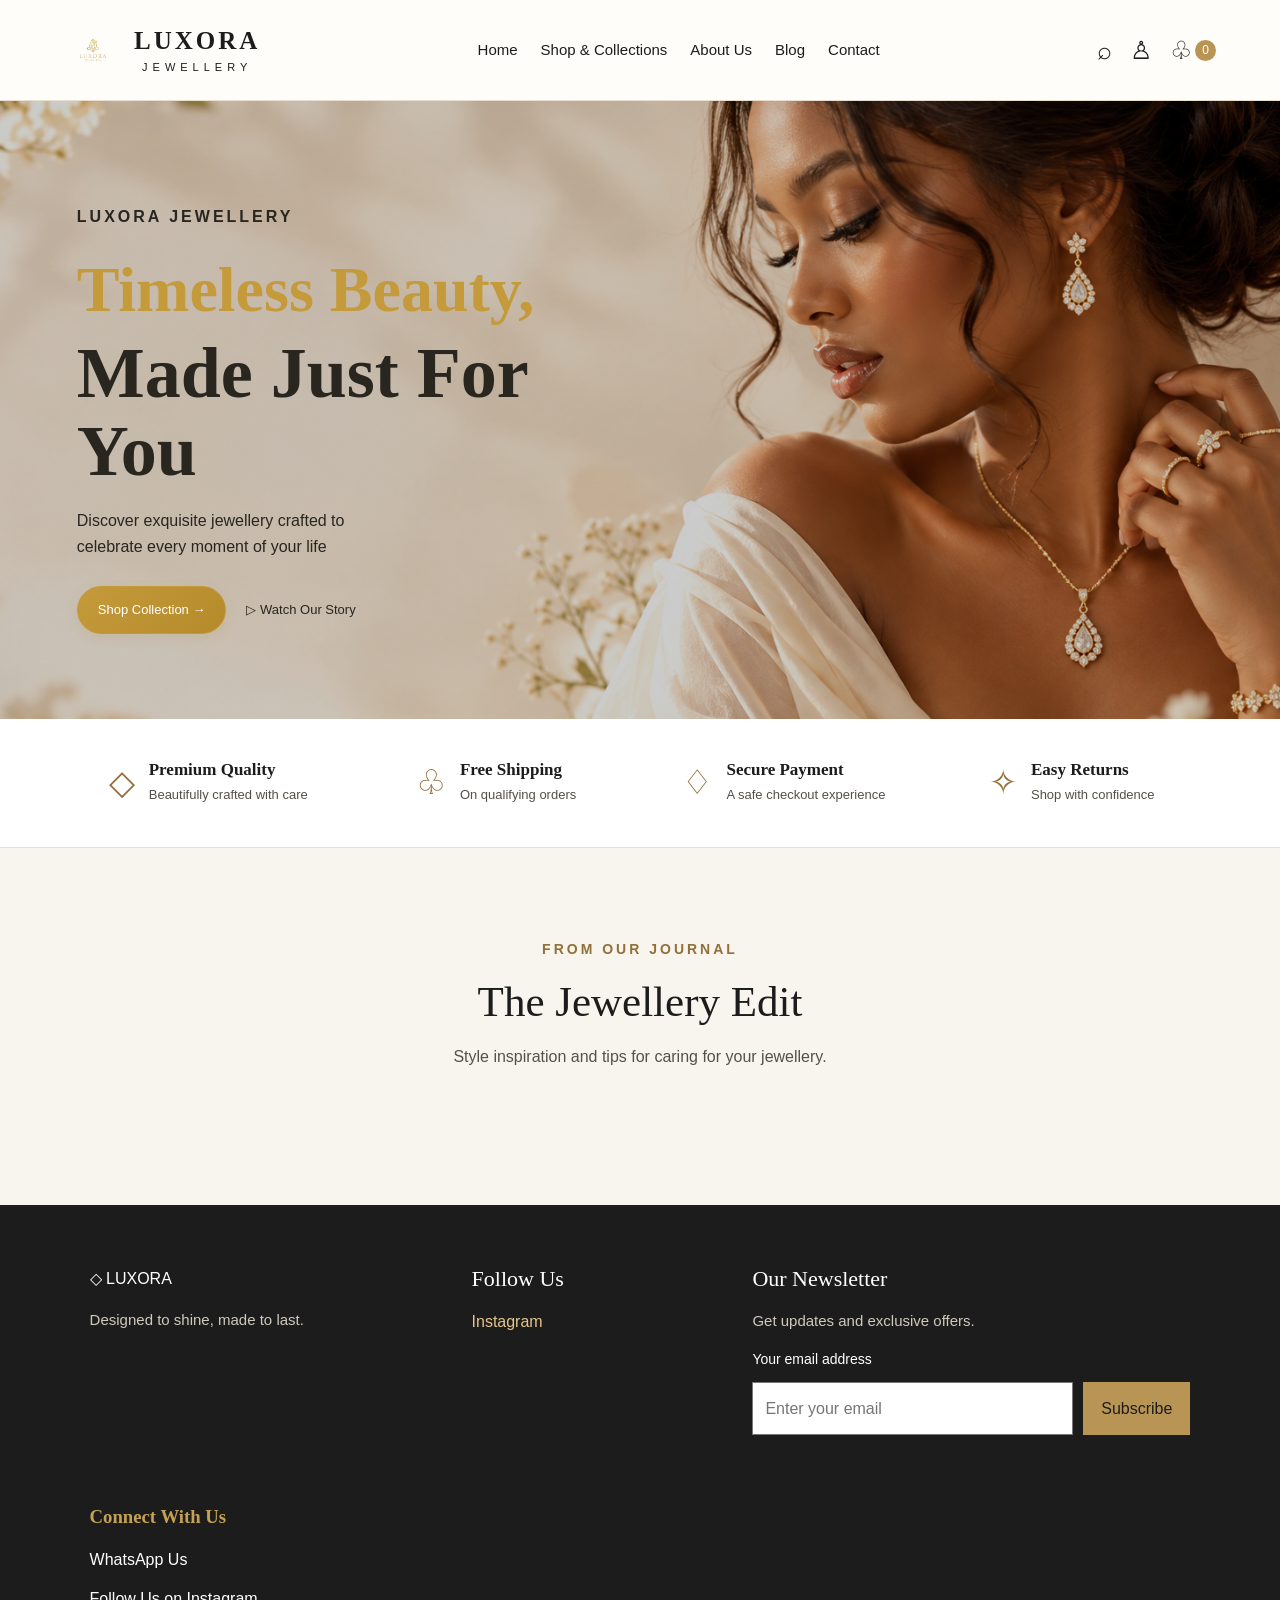
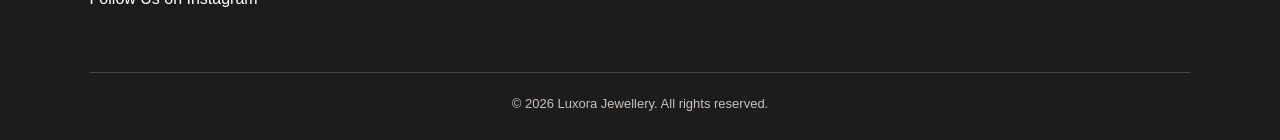
<file: index.html>
<!DOCTYPE html>
<html lang="en">
<head>
  <meta charset="UTF-8">
  <meta name="viewport" content="width=device-width, initial-scale=1.0">

  <meta
    name="description"
    content="Discover timeless jewellery, elegant necklaces, rings, earrings and bracelets at Luxora Jewellery."
  >

  <title>Luxora Jewellery | Timeless Beauty</title>

  <link rel="stylesheet" href="index.css">
  
</head>

<body>

  <header class="site-header">

    <nav class="navbar">
        <a href="#home" class="logo"><img
       src="image-folder/2-removebg-preview.png"
       alt="Luxora Jewellery logo">
     <span>
        <span class="logo-name">LUXORA</span>
        <small>JEWELLERY</small></span>
     </a>

      <button
        class="menu-toggle"
        aria-label="Open navigation menu"
        aria-expanded="false"
        aria-controls="nav-links"
      >
        ☰
      </button>

      <ul class="nav-links" id="nav-links">
        <li><a href="index.html">Home</a></li>
        <li><a href="shop.html">Shop & Collections</a></li>
        <li><a href="about.html">About Us</a></li>
        <li><a href="blog.html">Blog</a></li>
        <li><a href="contact.html">Contact</a></li>
      </ul>

      <div class="nav-actions">
        <button type="button" aria-label="Search">⌕</button>
        <a href="contact.html" aria-label="My account">♙</a>
        <button type="button" aria-label="Shopping cart">
          ♧ <span class="cart-count">0</span>
        </button>
      </div>

    </nav>
  </header>


  <main>

    <!-- 2. HERO SECTION -->
    <section class="hero" id="home">

       <div class="content">
        <p class="eyebrow">LUXORA JEWELLERY</p>
        <i>Timeless Beauty,</i>
        <h1>Made Just For You</h1>
        <p>Discover exquisite jewellery crafted to celebrate every moment of your life</p>
    
        <div class="hero-buttons">
          <a href="shop.html" class="btn btn-primary">
            Shop Collection →
          </a>

          <a href="about.html" class="story-link">
            ▷ Watch Our Story
          </a>
        </div>
      </div>

      

    </section>


    
    <section class="benefits" aria-label="Shopping benefits">

      <article class="benefit">
        <span class="benefit-icon">◇</span>
        <div>
          <h3>Premium Quality</h3>
          <p>Beautifully crafted with care</p>
        </div>
      </article>

      <article class="benefit">
        <span class="benefit-icon">♧</span>
        <div>
          <h3>Free Shipping</h3>
          <p>On qualifying orders</p>
        </div>
      </article>

      <article class="benefit">
        <span class="benefit-icon">♢</span>
        <div>
          <h3>Secure Payment</h3>
          <p>A safe checkout experience</p>
        </div>
      </article>

      <article class="benefit">
        <span class="benefit-icon">✧</span>
        <div>
          <h3>Easy Returns</h3>
          <p>Shop with confidence</p>
        </div>
      </article>

    </section>



   

    <!-- 7. BLOG PLACEHOLDER -->
    <section class="blog section-padding" id="blog">
      <div class="section-heading">
        <p class="eyebrow">From Our Journal</p>
        <h2>The Jewellery Edit</h2>
        <p>Style inspiration and tips for caring for your jewellery.</p>
      </div>
    </section>

  </main>


  <!-- 8. FOOTER -->
  <footer class="site-footer" id="contact">

    <div class="footer-brand">
      <a href="home.html" class="logo">◇ LUXORA</a>
      <p>Designed to shine, made to last.</p>
    </div>

    <div class="footer-social">
      <h3>Follow Us</h3>
      <a href="https://www.instagram.com/" target="_blank"
         rel="noopener noreferrer">Instagram</a>
    </div>

    <div class="newsletter">
      <h3>Our Newsletter</h3>
      <p>Get updates and exclusive offers.</p>

      <form class="newsletter-form">
        <label for="newsletter-email">Your email address</label>
        <input
          type="email"
          id="newsletter-email"
          placeholder="Enter your email"
          required
        >
        <button type="submit">Subscribe</button>
      </form>
    </div>
    
<!-- Luxora Jewellery Contact Details -->
<div class="luxora-contact">
  <h3>Connect With Us</h3>

  <a
    href="https://wa.me/2348124339997"
    target="_blank"
    rel="noopener noreferrer"
  >
    WhatsApp Us
  </a>

  <a
    href="https://www.instagram.com/xieenah123/"
    target="_blank"
    rel="noopener noreferrer"
  >
    Follow Us on Instagram
  </a>
</div>


    <p class="copyright">
      © 2026 Luxora Jewellery. All rights reserved.
    </p>

  </footer>


  <script src="index.js"></script>

</body>
</html>
</file>
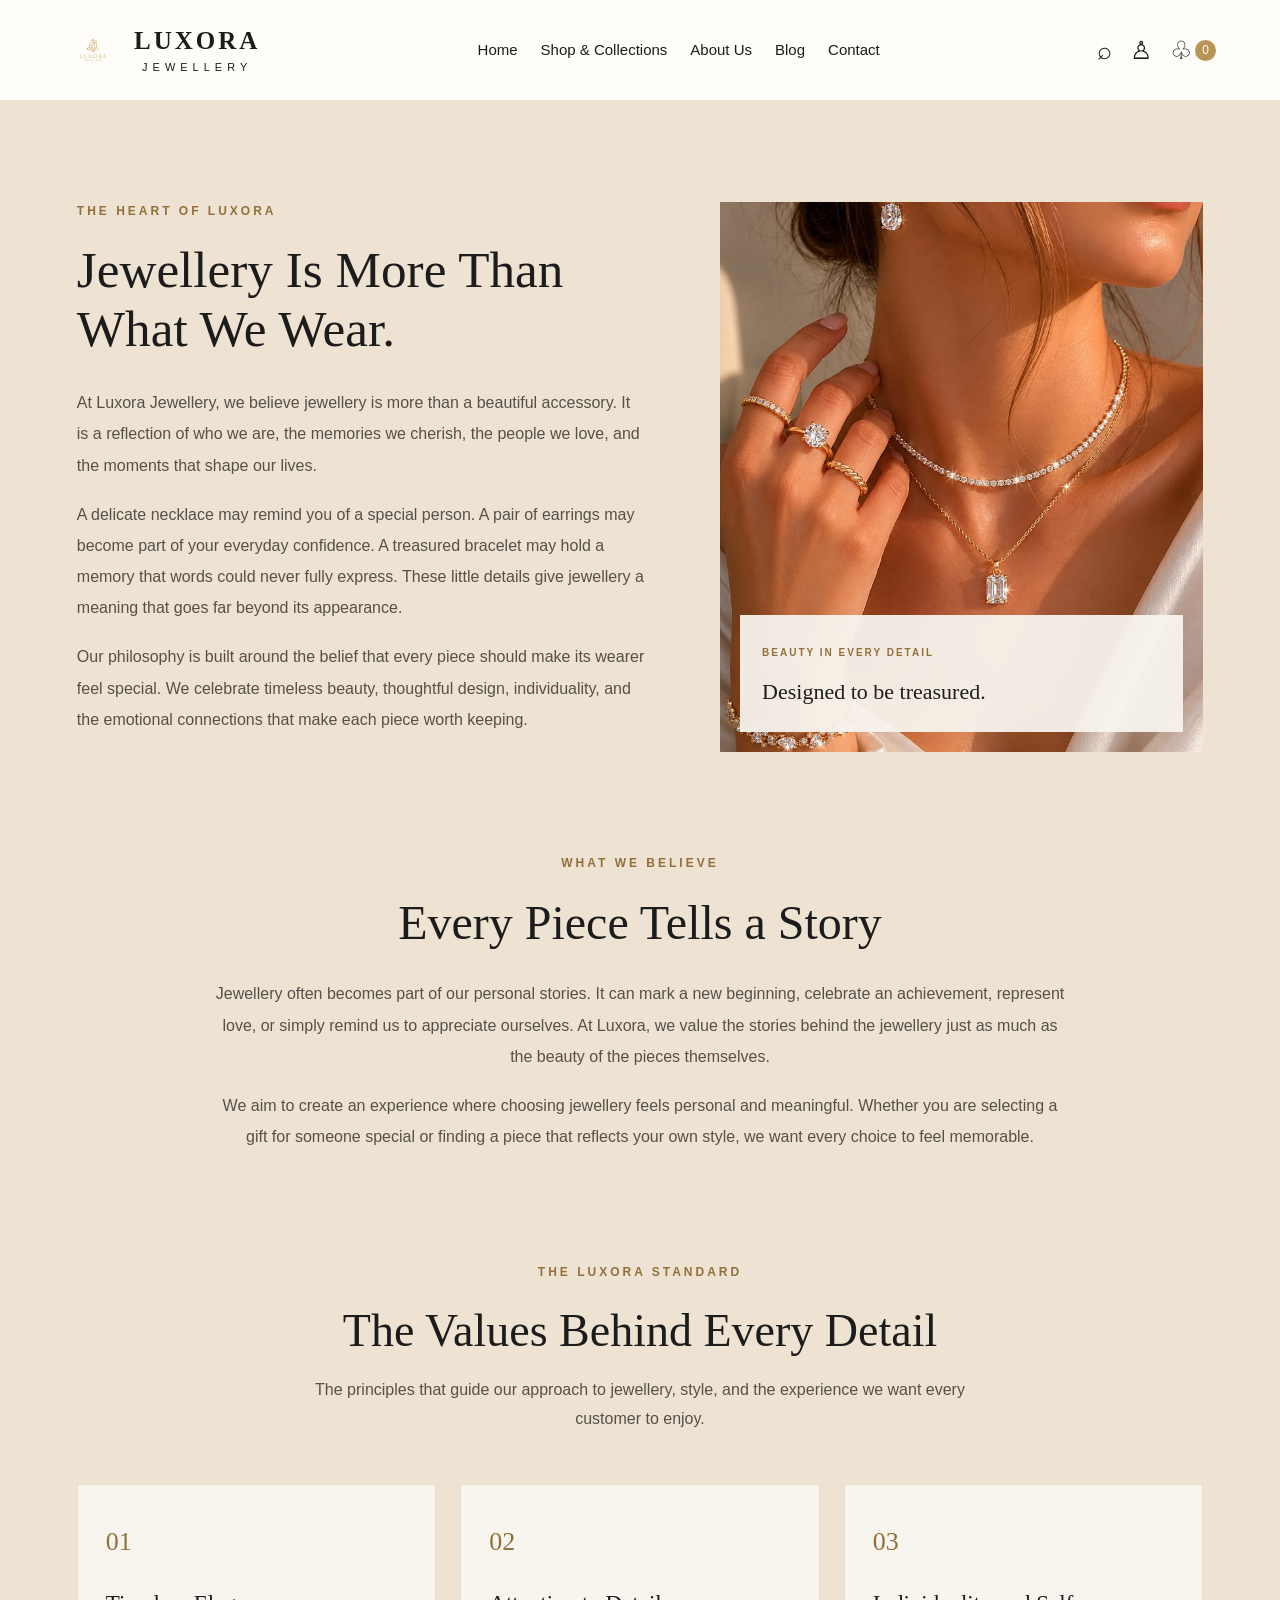
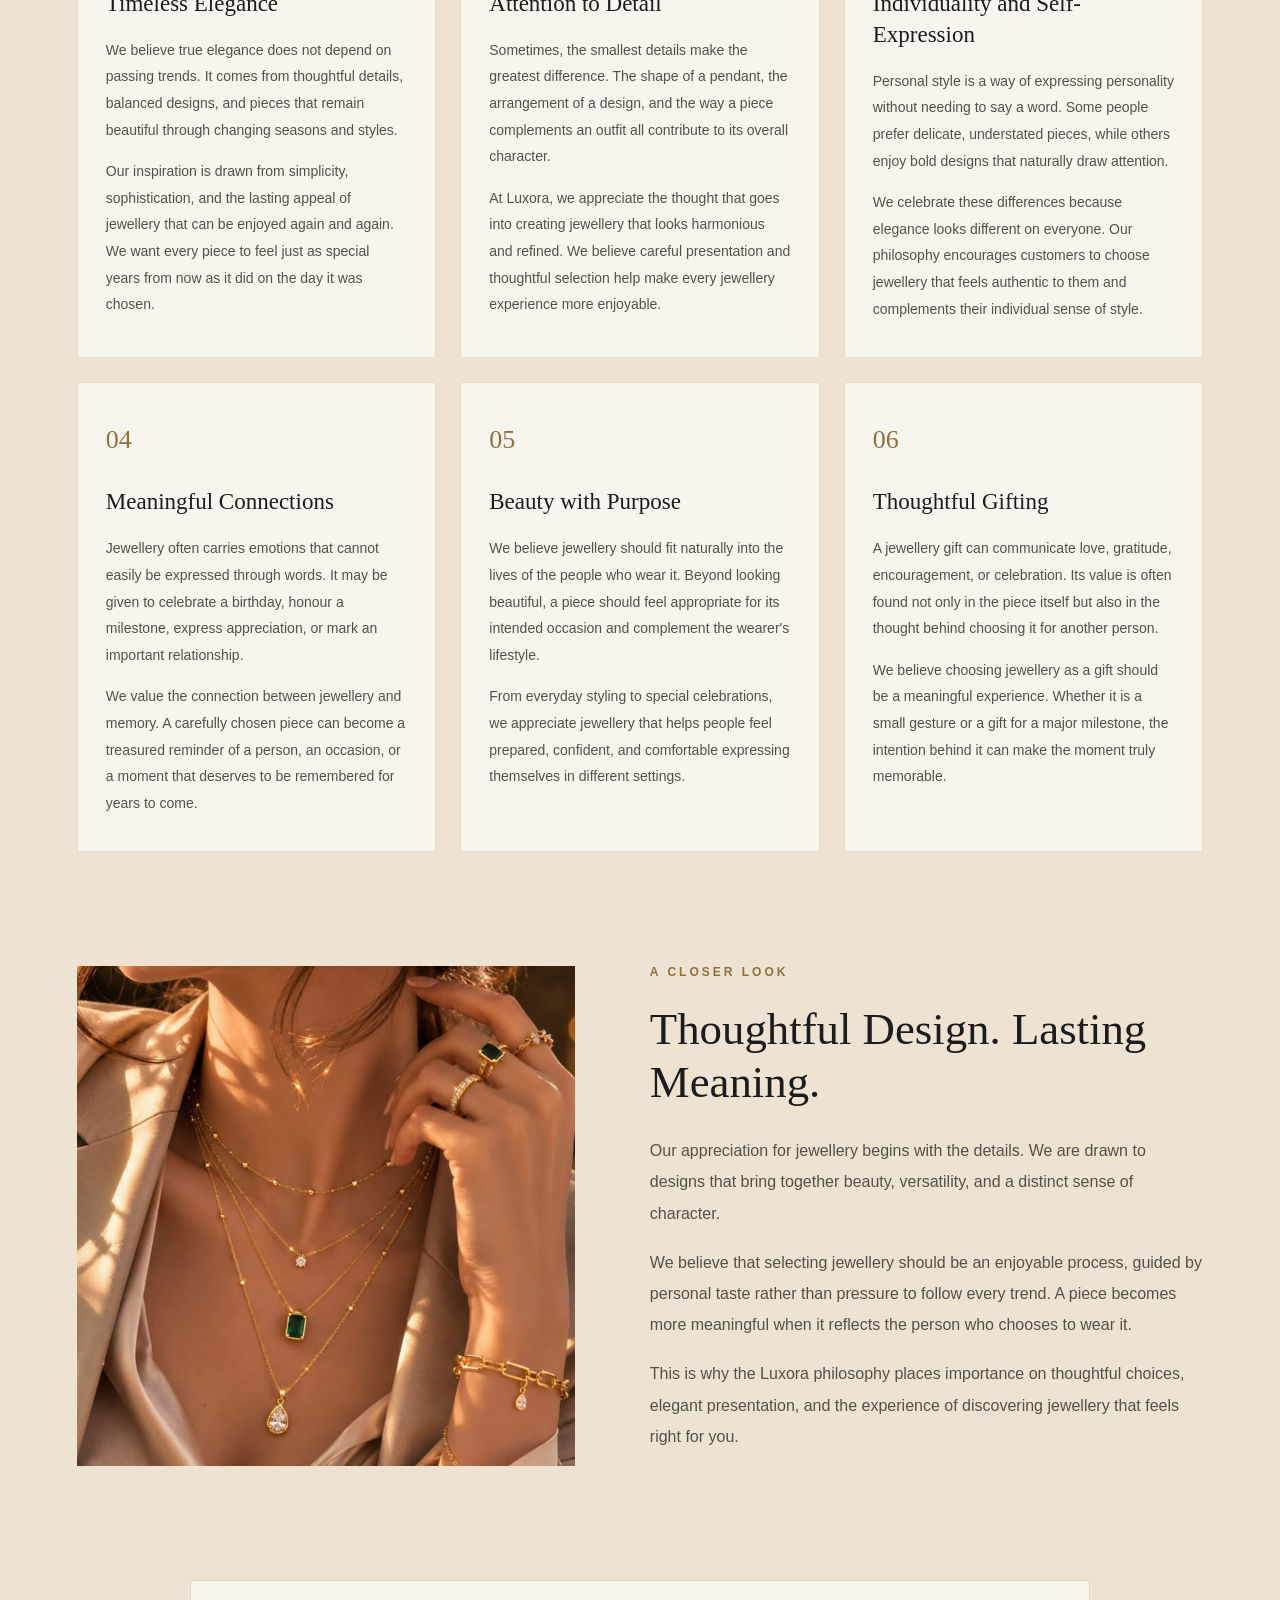
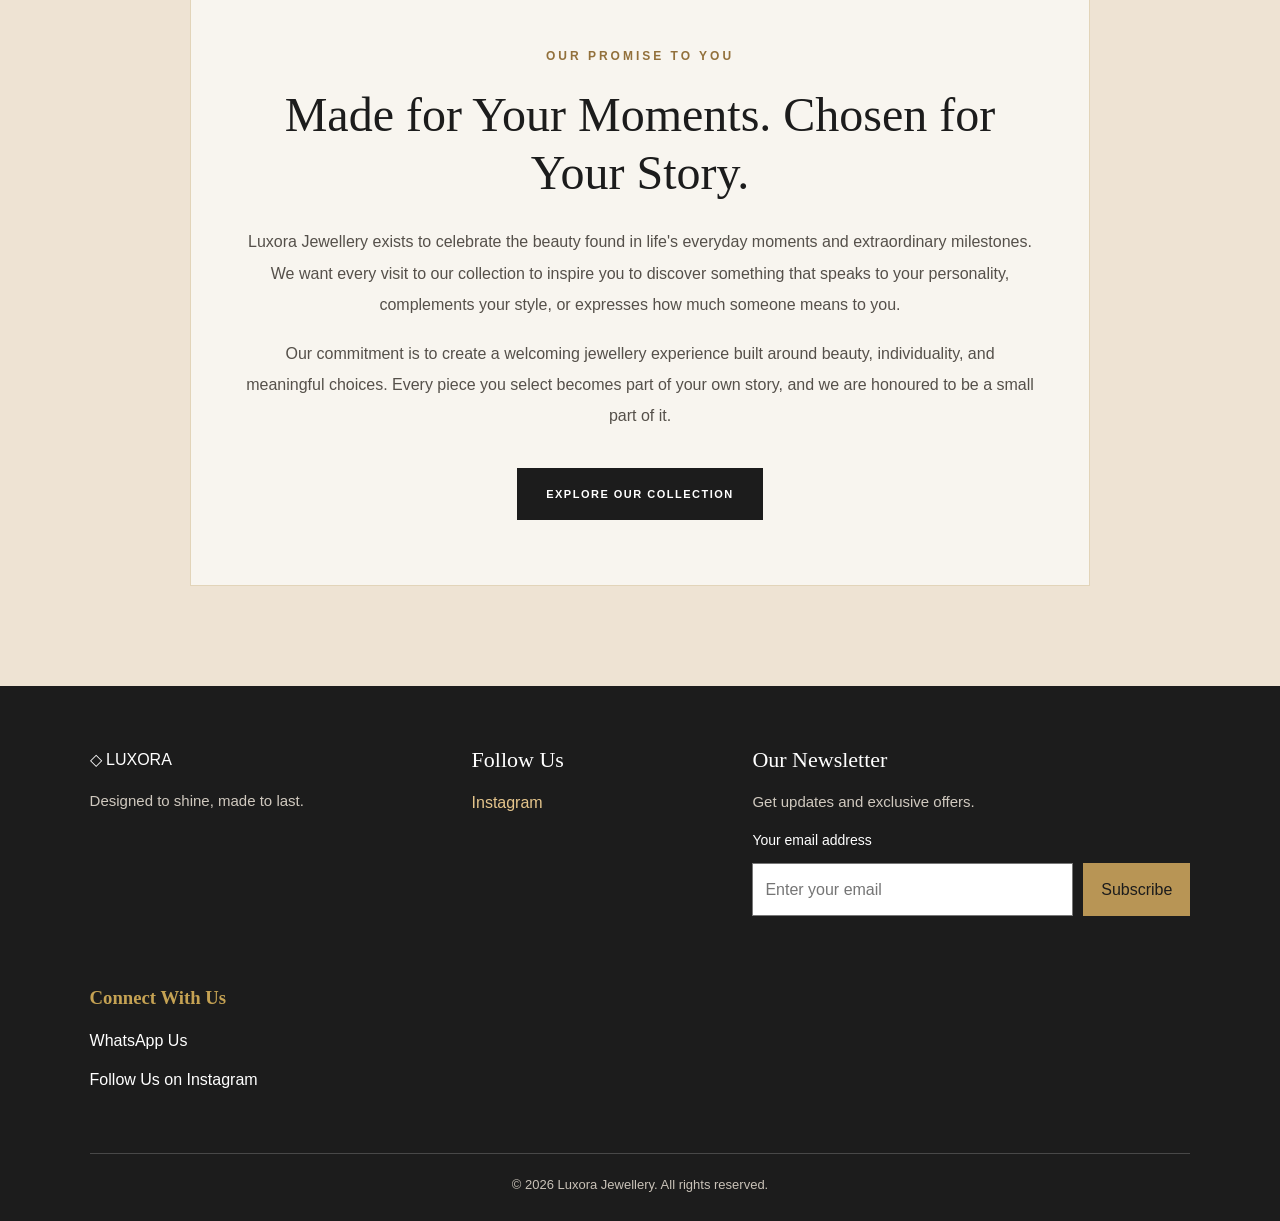
<file: about.html>
<!DOCTYPE html>
<html lang="en">
<head>
    <meta charset="UTF-8">
    <meta name="viewport" content="width=device-width, initial-scale=1.0">
    <title>About Us | Luxora Jewellery</title>
    <link rel="stylesheet" href="index.css">
</head>
<body>
     <header class="site-header">

    <nav class="navbar">
        <a href="#home" class="logo"><img
       src="image-folder/2-removebg-preview.png"
       alt="Luxora Jewellery logo">
     <span>
        <span class="logo-name">LUXORA</span>
        <small>JEWELLERY</small></span>
     </a>

      <button
        class="menu-toggle"
        aria-label="Open navigation menu"
        aria-expanded="false"
        aria-controls="nav-links"
      >
        ☰
      </button>

      <ul class="nav-links" id="nav-links">
        <li><a href="index.html">Home</a></li>
        <li><a href="shop.html">Shop & Collections</a></li>
        <li><a href="about.html">About Us</a></li>
        <li><a href="#blog">Blog</a></li>
        <li><a href="contact.html">Contact</a></li>
      </ul>

      <div class="nav-actions">
        <button type="button" aria-label="Search">⌕</button>
        <a href="#contact" aria-label="My account">♙</a>
        <button type="button" aria-label="Shopping cart">
          ♧ <span class="cart-count">0</span>
        </button>
      </div>

    </nav>
  </header>
  <section class="about section-padding" id="about">

   <!-- Philosophy Introduction -->
    <div class="philosophy-intro">

    <div class="philosophy-intro-text">
      <p class="eyebrow">THE HEART OF LUXORA</p>

      <h2>Jewellery Is More Than What We Wear.</h2>

      <p>
        At Luxora Jewellery, we believe jewellery is more than a beautiful
        accessory. It is a reflection of who we are, the memories we cherish,
        the people we love, and the moments that shape our lives.
      </p>

      <p>
        A delicate necklace may remind you of a special person. A pair of
        earrings may become part of your everyday confidence. A treasured
        bracelet may hold a memory that words could never fully express.
        These little details give jewellery a meaning that goes far beyond
        its appearance.
      </p>

      <p>
        Our philosophy is built around the belief that every piece should
        make its wearer feel special. We celebrate timeless beauty,
        thoughtful design, individuality, and the emotional connections
        that make each piece worth keeping.
      </p>
    </div>

    <div class="philosophy-intro-image">
      <img
        src="image-folder/m1.jpg"
        alt="Elegant jewellery representing the Luxora philosophy"
      >
      <div class="image-caption">
        <span>BEAUTY IN EVERY DETAIL</span>
        <p>Designed to be treasured.</p>
      </div>
    </div>

    </div>

    <!-- Our Belief -->
    <div class="philosophy-belief">
    <p class="eyebrow">WHAT WE BELIEVE</p>
    <h2>Every Piece Tells a Story</h2>

    <p>
      Jewellery often becomes part of our personal stories. It can mark a
      new beginning, celebrate an achievement, represent love, or simply
      remind us to appreciate ourselves. At Luxora, we value the stories
      behind the jewellery just as much as the beauty of the pieces
      themselves.
    </p>

    <p>
      We aim to create an experience where choosing jewellery feels
      personal and meaningful. Whether you are selecting a gift for
      someone special or finding a piece that reflects your own style,
      we want every choice to feel memorable.
    </p>
   </div>

   <!-- Our Philosophy Cards -->
   <div class="philosophy-values">

    <div class="section-heading">
      <p class="eyebrow">THE LUXORA STANDARD</p>
      <h2>The Values Behind Every Detail</h2>
      <p>
        The principles that guide our approach to jewellery, style,
        and the experience we want every customer to enjoy.
      </p>
    </div>

    <div class="philosophy-grid">

      <!-- Value 1 -->
      <article class="philosophy-card">
        <span class="philosophy-number">01</span>
        <h3>Timeless Elegance</h3>
        <p>
          We believe true elegance does not depend on passing trends.
          It comes from thoughtful details, balanced designs, and pieces
          that remain beautiful through changing seasons and styles.
        </p>
        <p>
          Our inspiration is drawn from simplicity, sophistication,
          and the lasting appeal of jewellery that can be enjoyed
          again and again. We want every piece to feel just as special
          years from now as it did on the day it was chosen.
        </p>
      </article>

      <!-- Value 2 -->
      <article class="philosophy-card">
        <span class="philosophy-number">02</span>
        <h3>Attention to Detail</h3>
        <p>
          Sometimes, the smallest details make the greatest difference.
          The shape of a pendant, the arrangement of a design, and
          the way a piece complements an outfit all contribute to
          its overall character.
        </p>
        <p>
          At Luxora, we appreciate the thought that goes into creating
          jewellery that looks harmonious and refined. We believe
          careful presentation and thoughtful selection help make
          every jewellery experience more enjoyable.
        </p>
      </article>

      <!-- Value 3 -->
      <article class="philosophy-card">
        <span class="philosophy-number">03</span>
        <h3>Individuality and Self-Expression</h3>
        <p>
          Personal style is a way of expressing personality without
          needing to say a word. Some people prefer delicate,
          understated pieces, while others enjoy bold designs
          that naturally draw attention.
        </p>
        <p>
          We celebrate these differences because elegance looks
          different on everyone. Our philosophy encourages customers
          to choose jewellery that feels authentic to them and
          complements their individual sense of style.
        </p>
      </article>

      <!-- Value 4 -->
      <article class="philosophy-card">
        <span class="philosophy-number">04</span>
        <h3>Meaningful Connections</h3>
        <p>
          Jewellery often carries emotions that cannot easily be
          expressed through words. It may be given to celebrate
          a birthday, honour a milestone, express appreciation,
          or mark an important relationship.
        </p>
        <p>
          We value the connection between jewellery and memory.
          A carefully chosen piece can become a treasured reminder
          of a person, an occasion, or a moment that deserves
          to be remembered for years to come.
        </p>
      </article>

      <!-- Value 5 -->
      <article class="philosophy-card">
        <span class="philosophy-number">05</span>
        <h3>Beauty with Purpose</h3>
        <p>
          We believe jewellery should fit naturally into the lives
          of the people who wear it. Beyond looking beautiful,
          a piece should feel appropriate for its intended occasion
          and complement the wearer's lifestyle.
        </p>
        <p>
          From everyday styling to special celebrations, we appreciate
          jewellery that helps people feel prepared, confident,
          and comfortable expressing themselves in different settings.
        </p>
      </article>

      <!-- Value 6 -->
      <article class="philosophy-card">
        <span class="philosophy-number">06</span>
        <h3>Thoughtful Gifting</h3>
        <p>
          A jewellery gift can communicate love, gratitude,
          encouragement, or celebration. Its value is often found
          not only in the piece itself but also in the thought
          behind choosing it for another person.
        </p>
        <p>
          We believe choosing jewellery as a gift should be a
          meaningful experience. Whether it is a small gesture
          or a gift for a major milestone, the intention behind
          it can make the moment truly memorable.
        </p>
      </article>

    </div>
    </div>

    <!-- Craftsmanship Feature -->
    <div class="philosophy-feature">

    <div class="philosophy-feature-image">
      <img
        src="image-folder/m2.jpg"
        alt="Jewellery detail highlighting elegant design"
        loading="lazy"
      >
    </div>

    <div class="philosophy-feature-text">
      <p class="eyebrow">A CLOSER LOOK</p>
      <h2>Thoughtful Design. Lasting Meaning.</h2>

      <p>
        Our appreciation for jewellery begins with the details.
        We are drawn to designs that bring together beauty,
        versatility, and a distinct sense of character.
      </p>

      <p>
        We believe that selecting jewellery should be an enjoyable
        process, guided by personal taste rather than pressure
        to follow every trend. A piece becomes more meaningful
        when it reflects the person who chooses to wear it.
      </p>

      <p>
        This is why the Luxora philosophy places importance on
        thoughtful choices, elegant presentation, and the experience
        of discovering jewellery that feels right for you.
      </p>
    </div>

    </div>

    <!-- Our Promise -->
    <div class="philosophy-promise">

    <p class="eyebrow">OUR PROMISE TO YOU</p>

    <h2>Made for Your Moments. Chosen for Your Story.</h2>

    <p>
      Luxora Jewellery exists to celebrate the beauty found in
      life's everyday moments and extraordinary milestones.
      We want every visit to our collection to inspire you to
      discover something that speaks to your personality,
      complements your style, or expresses how much someone means
      to you.
    </p>

    <p>
      Our commitment is to create a welcoming jewellery experience
      built around beauty, individuality, and meaningful choices.
      Every piece you select becomes part of your own story,
      and we are honoured to be a small part of it.
    </p>

    <a href="shop.html" class="philosophy-button">EXPLORE OUR COLLECTION</a>

    </div>

    </section>
    <footer class="site-footer" id="contact">

    <div class="footer-brand">
      <a href="#home" class="logo">◇ LUXORA</a>
      <p>Designed to shine, made to last.</p>
    </div>

    <div class="footer-social">
      <h3>Follow Us</h3>
      <a href="https://www.instagram.com/" target="_blank"
         rel="noopener noreferrer">Instagram</a>
    </div>

    <div class="newsletter">
      <h3>Our Newsletter</h3>
      <p>Get updates and exclusive offers.</p>

      <form class="newsletter-form">
        <label for="newsletter-email">Your email address</label>
        <input
          type="email"
          id="newsletter-email"
          placeholder="Enter your email"
          required
        >
        <button type="submit">Subscribe</button>
      </form>
    </div>
    
<!-- Luxora Jewellery Contact Details -->
<div class="luxora-contact">
  <h3>Connect With Us</h3>

  <a
    href="https://wa.me/2348124339997"
    target="_blank"
    rel="noopener noreferrer"
  >
    WhatsApp Us
  </a>

  <a
    href="https://www.instagram.com/xieenah123/"
    target="_blank"
    rel="noopener noreferrer"
  >
    Follow Us on Instagram
  </a>
</div>


    <p class="copyright">
      © 2026 Luxora Jewellery. All rights reserved.
    </p>

  </footer>
  <script src="index.js"></script>
    
</body>
</html>
</file>
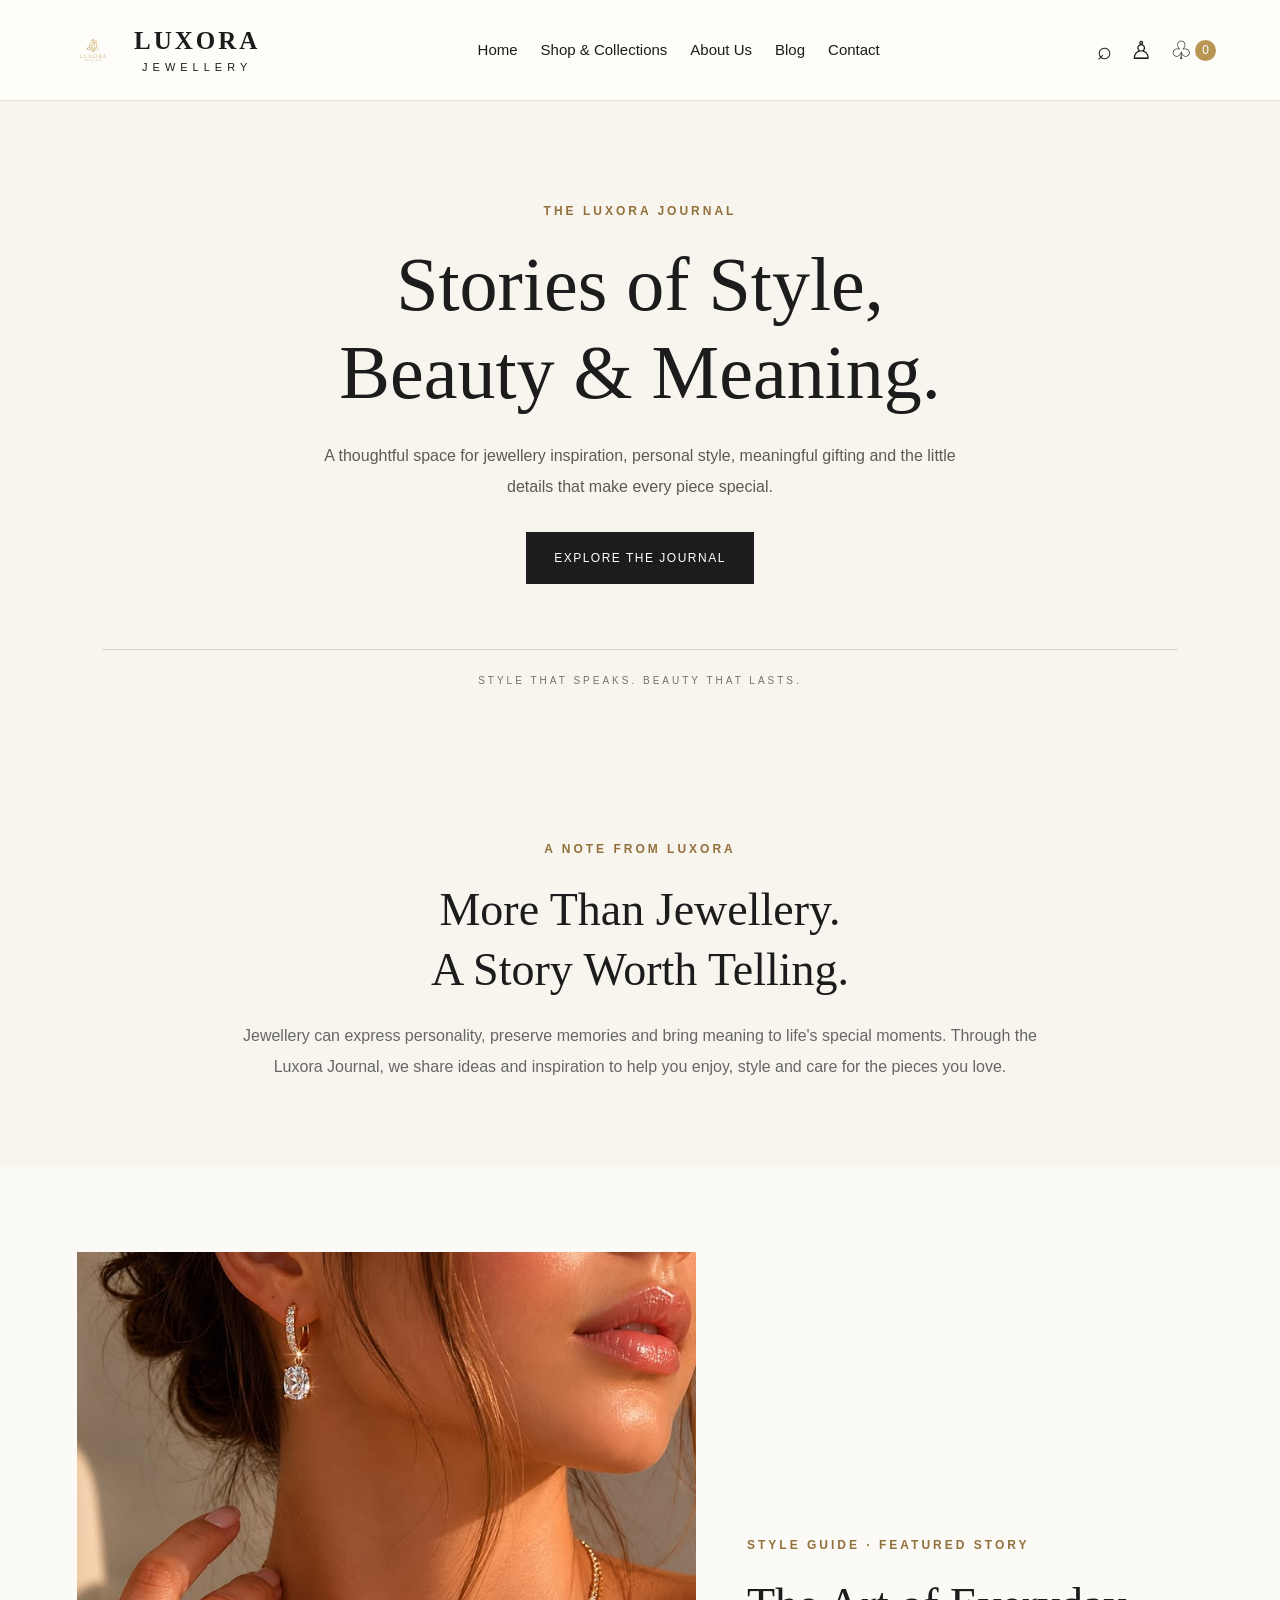
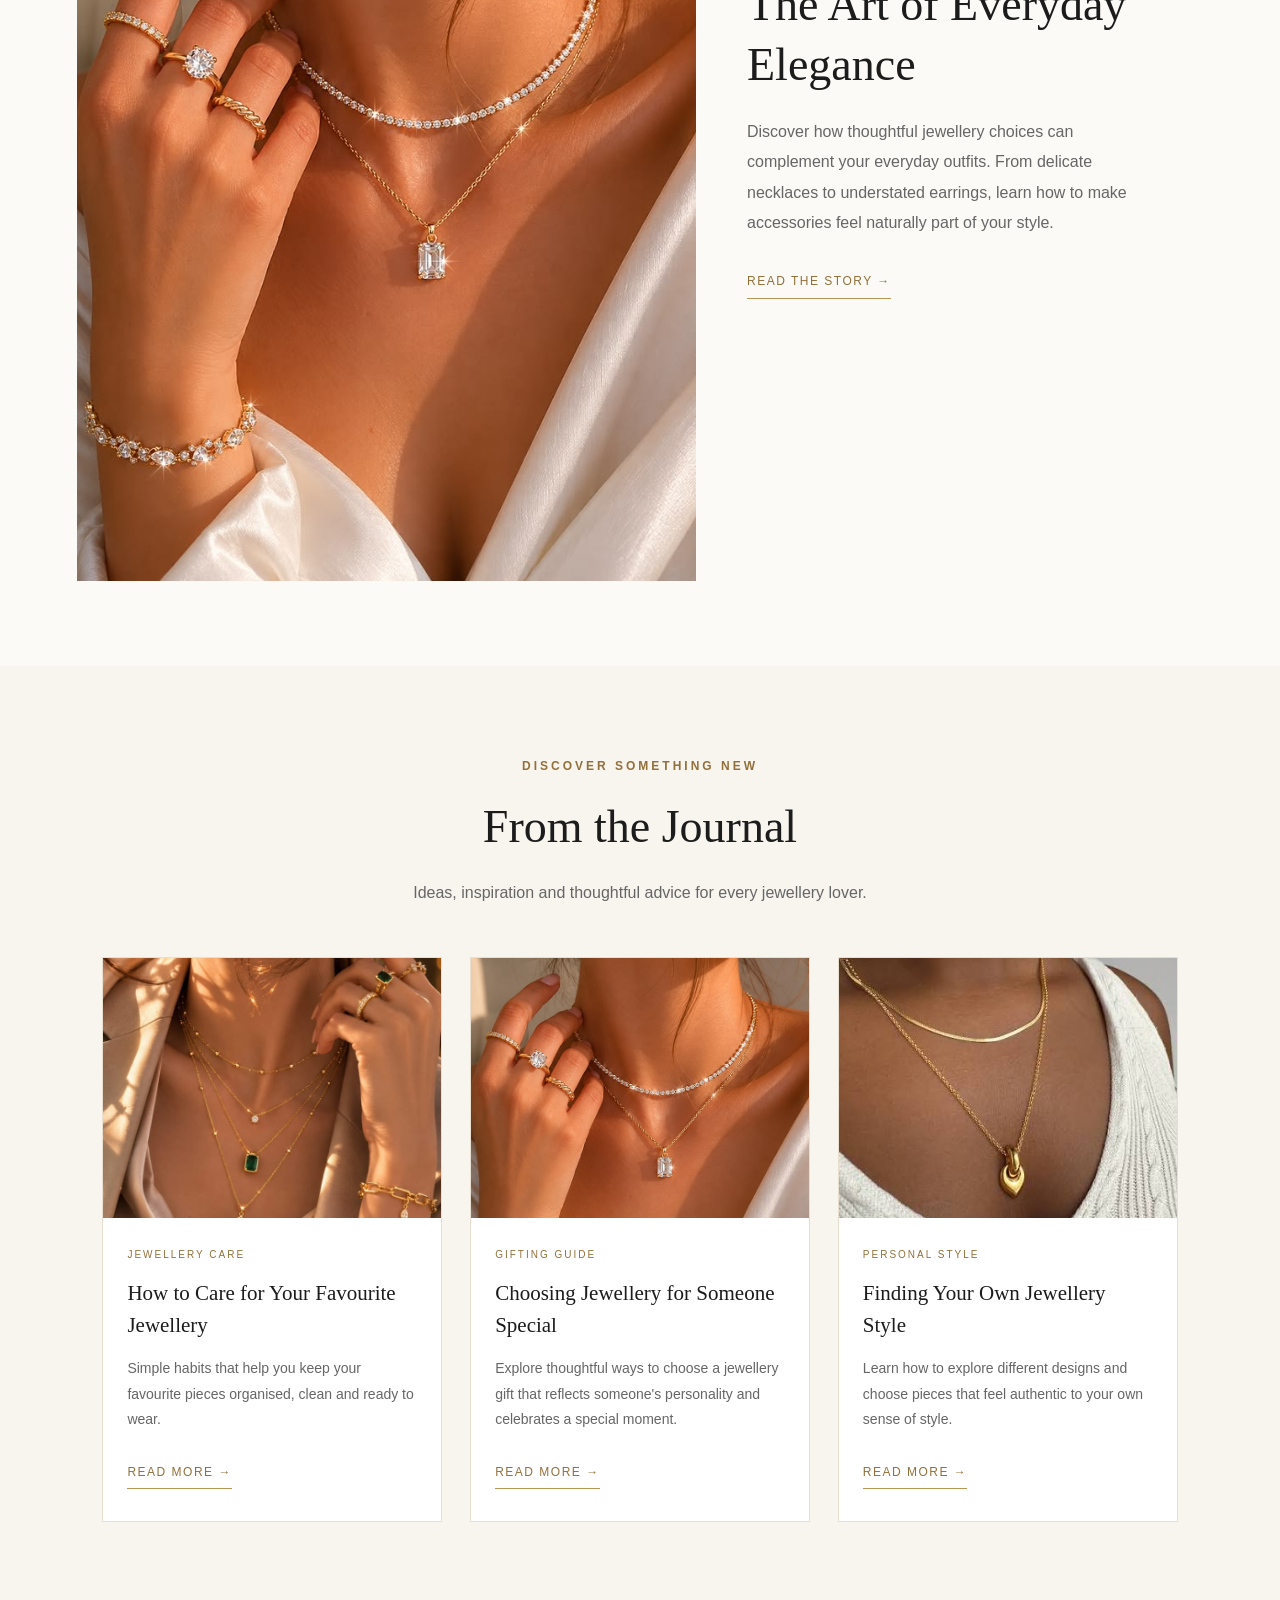
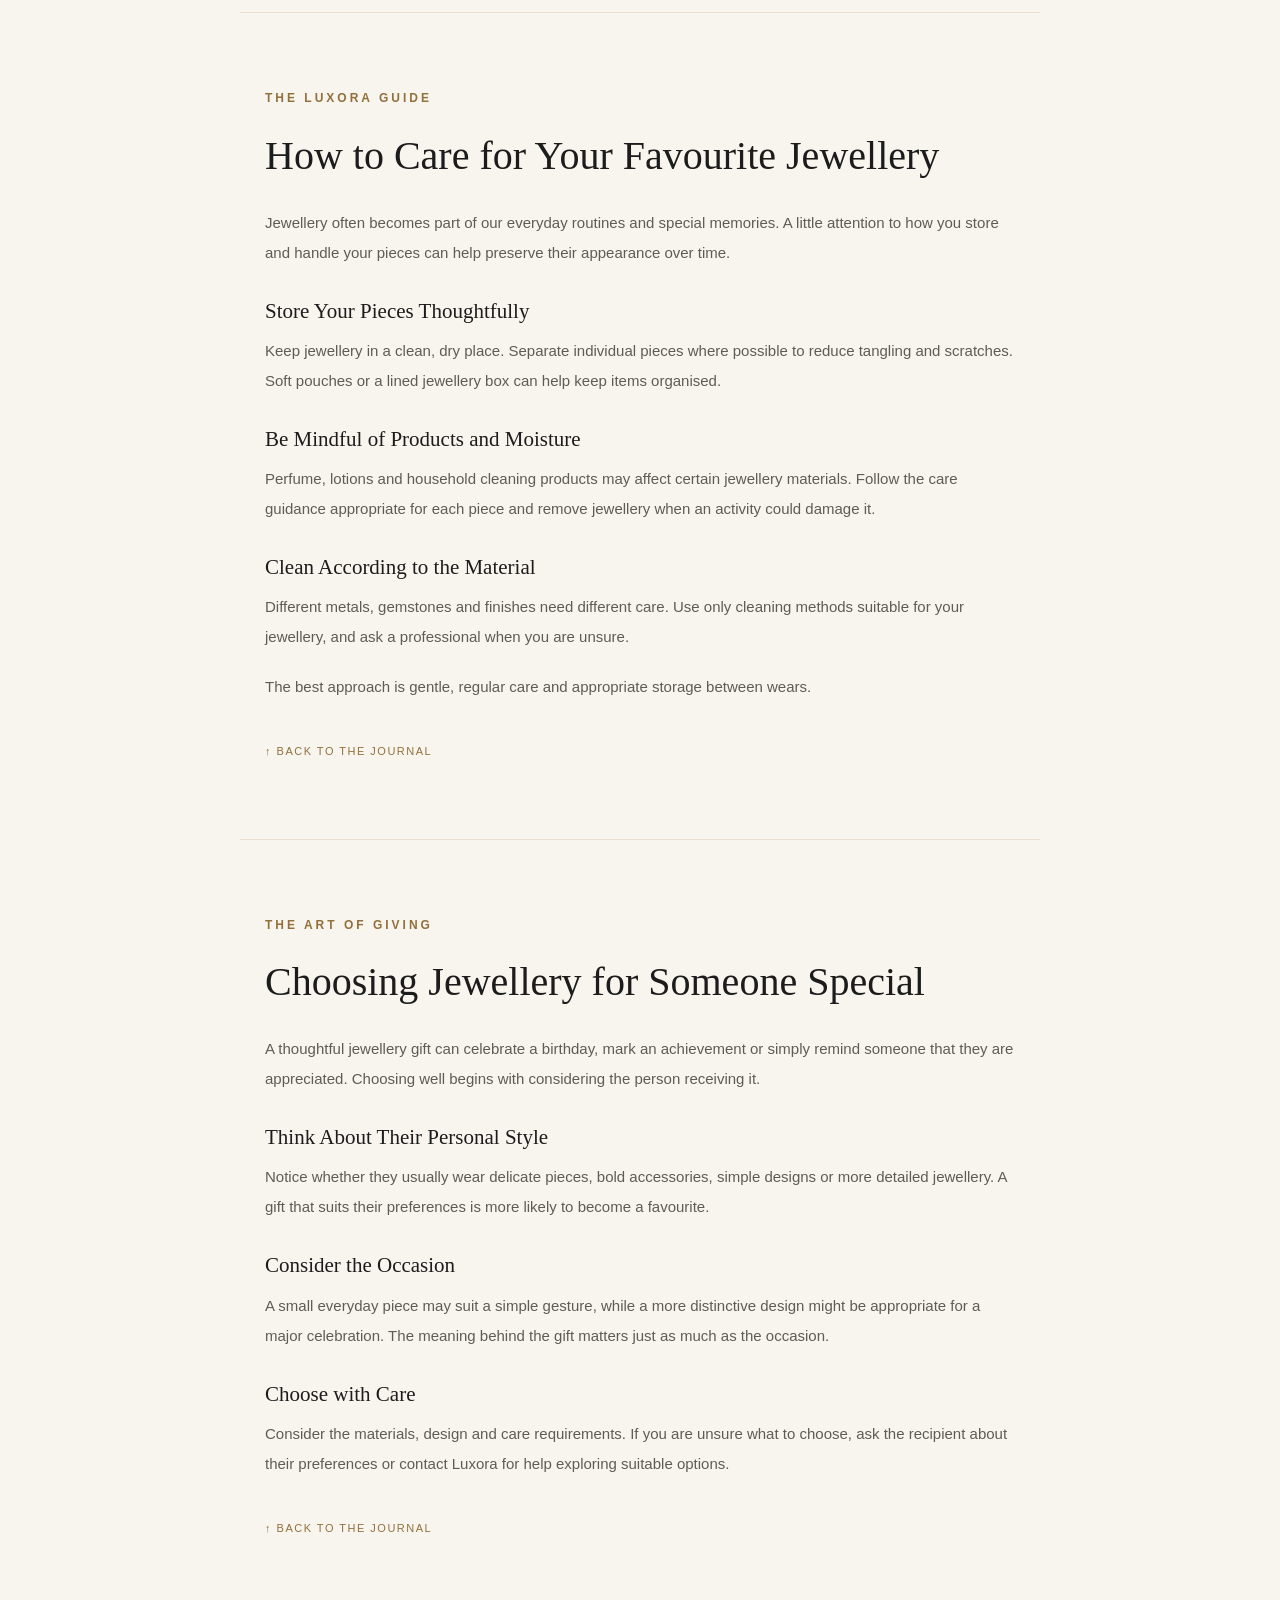
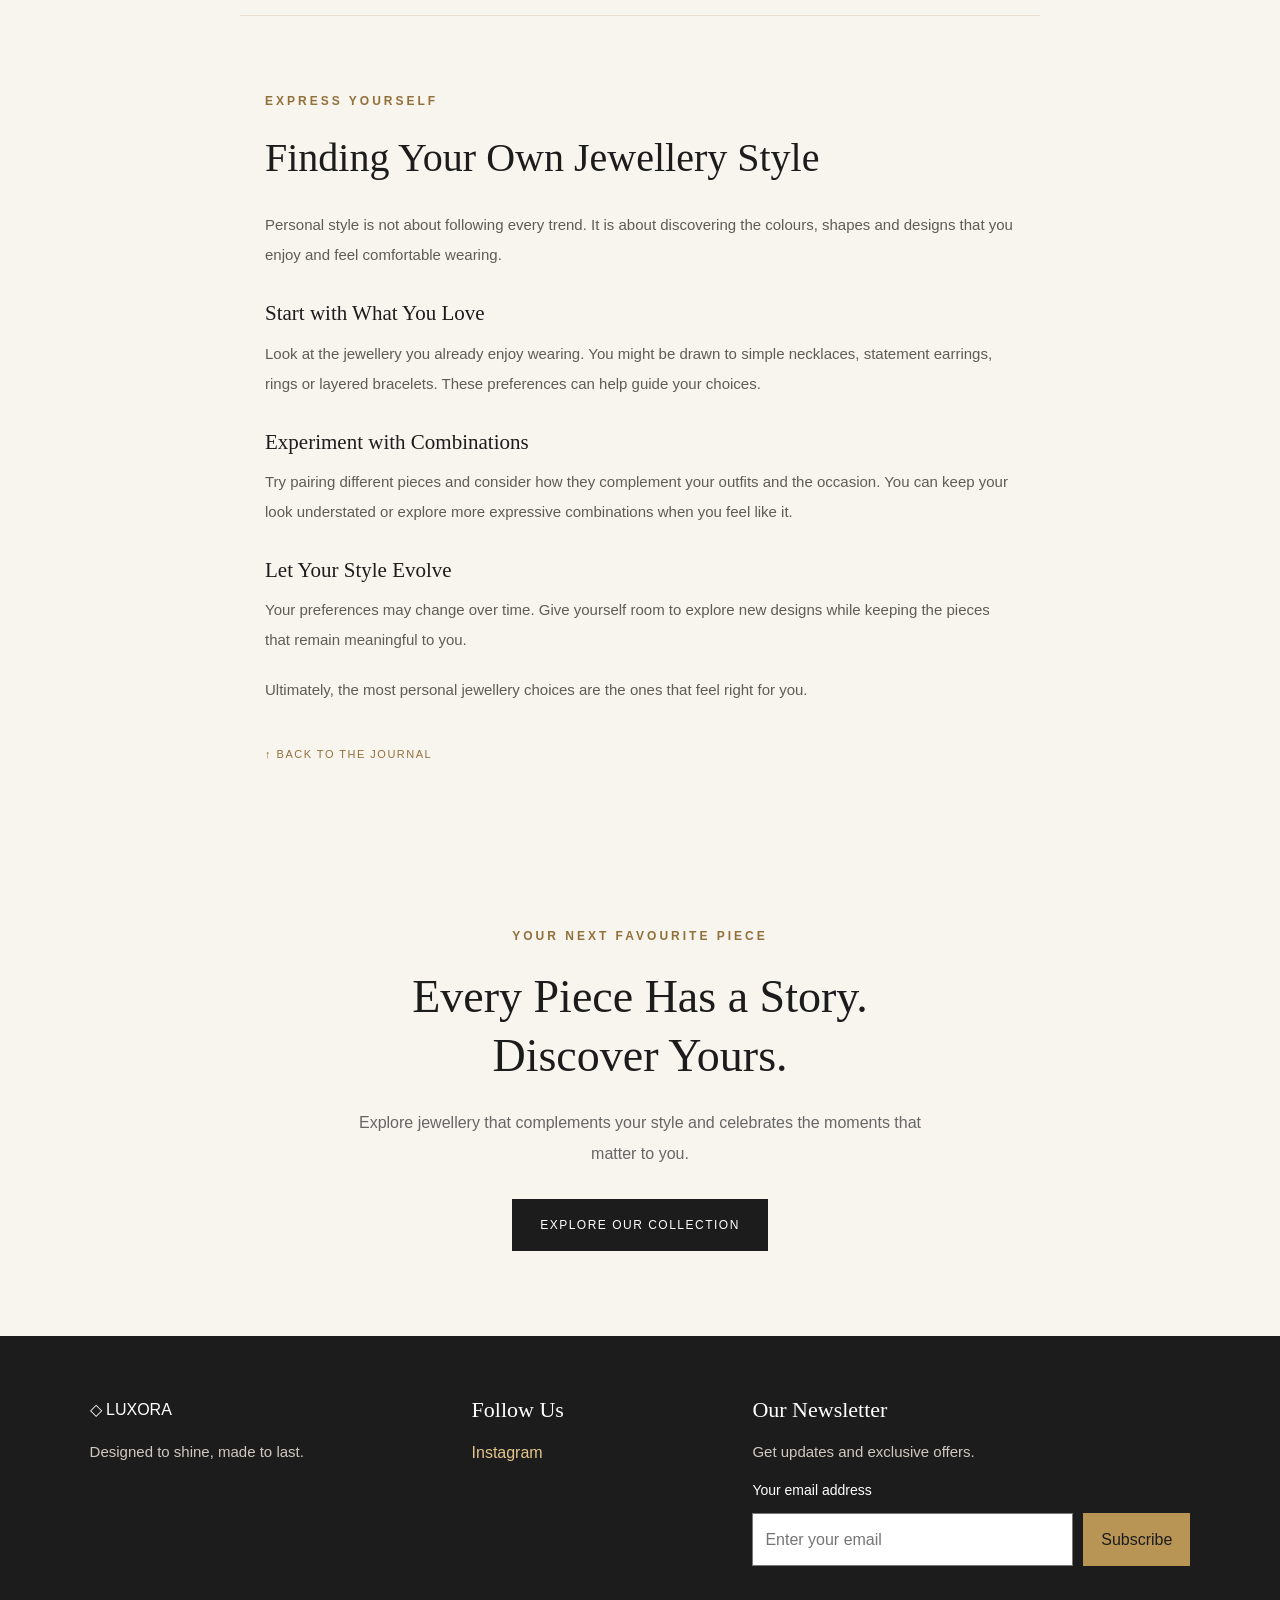
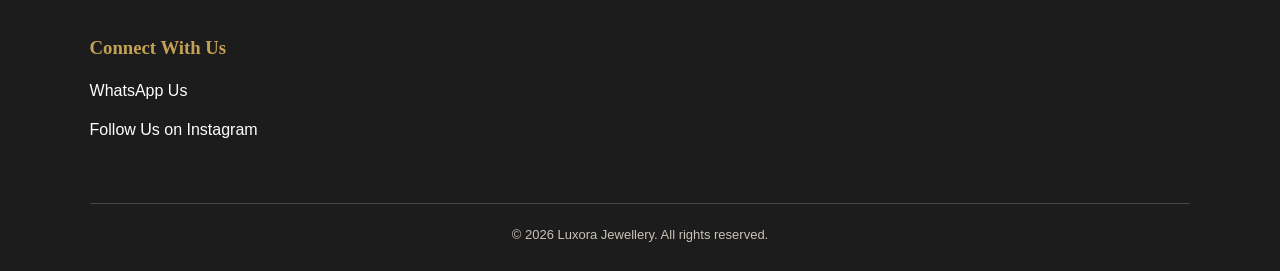
<file: blog.html>
<!DOCTYPE html>
<html lang="en">
<head>
    <meta charset="UTF-8">
    <meta name="viewport" content="width=device-width, initial-scale=1.0">

    <meta
        name="description"
        content="Explore the Luxora Journal for jewellery styling tips, jewellery care, gifting ideas and timeless inspiration."
    >

    <title>The Luxora Journal | Luxora Jewellery</title>

    <link rel="stylesheet" href="index.css">
</head>

<body>

    <!-- HEADER -->
    <header class="site-header">
        <nav class="navbar">

            <a href="index.html" class="logo">
                <img
                    src="image-folder/2-removebg-preview.png"
                    alt="Luxora Jewellery logo"
                >
                <span>
                    <span class="logo-name">LUXORA</span>
                    <small>JEWELLERY</small>
                </span>
            </a>

            <button
                class="menu-toggle"
                aria-label="Open navigation menu"
                aria-expanded="false"
                aria-controls="nav-links"
            >
                ☰
            </button>

            <ul class="nav-links" id="nav-links">
                <li><a href="index.html">Home</a></li>
                <li><a href="shop.html">Shop & Collections</a></li>
                <li><a href="about.html">About Us</a></li>
                <li><a href="blog.html" aria-current="page">Blog</a></li>
                <li><a href="contact.html">Contact</a></li>
            </ul>

            <div class="nav-actions">
                <button type="button" aria-label="Search">⌕</button>
                <a href="contact.html" aria-label="Contact us">♙</a>
                <button type="button" aria-label="Shopping cart">
                    ♧ <span class="cart-count">0</span>
                </button>
            </div>

        </nav>
    </header>


    <main>

        <!-- BLOG HERO -->
        <section class="journal-hero">

            <p class="eyebrow">THE LUXORA JOURNAL</p>

            <h1>Stories of Style,<br>Beauty & Meaning.</h1>

            <p>
                A thoughtful space for jewellery inspiration, personal
                style, meaningful gifting and the little details that
                make every piece special.
            </p>

            <a href="#journal-articles" class="journal-hero-button">
                EXPLORE THE JOURNAL
            </a>

            <div class="journal-hero-caption">
                STYLE THAT SPEAKS. BEAUTY THAT LASTS.
            </div>

        </section>


        <!-- JOURNAL INTRODUCTION -->
        <section class="journal-intro">

            <p class="eyebrow">A NOTE FROM LUXORA</p>

            <h2>More Than Jewellery.<br>A Story Worth Telling.</h2>

            <p>
                Jewellery can express personality, preserve memories
                and bring meaning to life's special moments. Through
                the Luxora Journal, we share ideas and inspiration to
                help you enjoy, style and care for the pieces you love.
            </p>

        </section>


        <!-- FEATURED ARTICLE -->
        <section class="journal-featured" id="journal-articles">

            <div class="journal-featured-image">
                <img
                    src="image-folder/m1.jpg"
                    alt="Elegant jewellery arranged for styling inspiration"
                    loading="lazy"
                >
            </div>

            <div class="journal-featured-content">

                <p class="eyebrow">STYLE GUIDE · FEATURED STORY</p>

                <h2>The Art of Everyday Elegance</h2>

                <p>
                    Discover how thoughtful jewellery choices can
                    complement your everyday outfits. From delicate
                    necklaces to understated earrings, learn how to
                    make accessories feel naturally part of your style.
                </p>

                <a
                    href="#article-everyday-elegance"
                    class="journal-read-link"
                >
                    READ THE STORY →
                </a>

            </div>

        </section>


        <!-- ARTICLE COLLECTION -->
        <section class="journal-articles-section">

            <div class="journal-section-heading">
                <p class="eyebrow">DISCOVER SOMETHING NEW</p>

                <h2>From the Journal</h2>

                <p>
                    Ideas, inspiration and thoughtful advice for
                    every jewellery lover.
                </p>
            </div>


            <div class="journal-grid">

                <!-- ARTICLE 1 -->
                <article class="journal-card">

                    <a
                        href="#article-jewellery-care"
                        class="journal-card-image"
                        aria-label="Read jewellery care tips"
                    >
                        <img
                            src="image-folder/m2.jpg"
                            alt="Close-up of jewellery details"
                            loading="lazy"
                        >
                    </a>

                    <div class="journal-card-content">

                        <p class="journal-category">JEWELLERY CARE</p>

                        <h3>
                            How to Care for Your Favourite Jewellery
                        </h3>

                        <p>
                            Simple habits that help you keep your
                            favourite pieces organised, clean and
                            ready to wear.
                        </p>

                        <a
                            href="#article-jewellery-care"
                            class="journal-read-link"
                        >
                            READ MORE →
                        </a>

                    </div>

                </article>


                <!-- ARTICLE 2 -->
                <article class="journal-card">

                    <a
                        href="#article-gifting"
                        class="journal-card-image"
                        aria-label="Read our thoughtful gifting guide"
                    >
                        <img
                            src="image-folder/m1.jpg"
                            alt="Jewellery inspiration for thoughtful gifts"
                            loading="lazy"
                        >
                    </a>

                    <div class="journal-card-content">

                        <p class="journal-category">GIFTING GUIDE</p>

                        <h3>
                            Choosing Jewellery for Someone Special
                        </h3>

                        <p>
                            Explore thoughtful ways to choose a
                            jewellery gift that reflects someone's
                            personality and celebrates a special moment.
                        </p>

                        <a
                            href="#article-gifting"
                            class="journal-read-link"
                        >
                            READ MORE →
                        </a>

                    </div>

                </article>


                <!-- ARTICLE 3 -->
                <article class="journal-card">

                    <a
                        href="#article-personal-style"
                        class="journal-card-image"
                        aria-label="Read our guide to personal style"
                    >
                        <img
                            src="image-folder/3.jpg"
                            alt="Elegant jewellery details for personal style"
                            loading="lazy"
                        >
                    </a>

                    <div class="journal-card-content">

                        <p class="journal-category">PERSONAL STYLE</p>

                        <h3>
                            Finding Your Own Jewellery Style
                        </h3>

                        <p>
                            Learn how to explore different designs
                            and choose pieces that feel authentic
                            to your own sense of style.
                        </p>

                        <a
                            href="#article-personal-style"
                            class="journal-read-link"
                        >
                            READ MORE →
                        </a>

                    </div>

                </article>

            </div>

        </section>


        <!-- ARTICLE 1 FULL STORY -->
        <section class="journal-full-article" id="article-jewellery-care">

            <p class="eyebrow">THE LUXORA GUIDE</p>

            <h2>How to Care for Your Favourite Jewellery</h2>

            <p>
                Jewellery often becomes part of our everyday routines
                and special memories. A little attention to how you
                store and handle your pieces can help preserve their
                appearance over time.
            </p>

            <h3>Store Your Pieces Thoughtfully</h3>

            <p>
                Keep jewellery in a clean, dry place. Separate
                individual pieces where possible to reduce tangling
                and scratches. Soft pouches or a lined jewellery box
                can help keep items organised.
            </p>

            <h3>Be Mindful of Products and Moisture</h3>

            <p>
                Perfume, lotions and household cleaning products may
                affect certain jewellery materials. Follow the care
                guidance appropriate for each piece and remove
                jewellery when an activity could damage it.
            </p>

            <h3>Clean According to the Material</h3>

            <p>
                Different metals, gemstones and finishes need different
                care. Use only cleaning methods suitable for your
                jewellery, and ask a professional when you are unsure.
            </p>

            <p>
                The best approach is gentle, regular care and
                appropriate storage between wears.
            </p>

            <a href="#journal-articles" class="journal-back-link">
                ↑ BACK TO THE JOURNAL
            </a>

        </section>


        <!-- ARTICLE 2 FULL STORY -->
        <section class="journal-full-article" id="article-gifting">

            <p class="eyebrow">THE ART OF GIVING</p>

            <h2>Choosing Jewellery for Someone Special</h2>

            <p>
                A thoughtful jewellery gift can celebrate a birthday,
                mark an achievement or simply remind someone that
                they are appreciated. Choosing well begins with
                considering the person receiving it.
            </p>

            <h3>Think About Their Personal Style</h3>

            <p>
                Notice whether they usually wear delicate pieces,
                bold accessories, simple designs or more detailed
                jewellery. A gift that suits their preferences is
                more likely to become a favourite.
            </p>

            <h3>Consider the Occasion</h3>

            <p>
                A small everyday piece may suit a simple gesture,
                while a more distinctive design might be appropriate
                for a major celebration. The meaning behind the gift
                matters just as much as the occasion.
            </p>

            <h3>Choose with Care</h3>

            <p>
                Consider the materials, design and care requirements.
                If you are unsure what to choose, ask the recipient
                about their preferences or contact Luxora for help
                exploring suitable options.
            </p>

            <a href="#journal-articles" class="journal-back-link">
                ↑ BACK TO THE JOURNAL
            </a>

        </section>


        <!-- ARTICLE 3 FULL STORY -->
        <section class="journal-full-article" id="article-personal-style">

            <p class="eyebrow">EXPRESS YOURSELF</p>

            <h2>Finding Your Own Jewellery Style</h2>

            <p>
                Personal style is not about following every trend.
                It is about discovering the colours, shapes and
                designs that you enjoy and feel comfortable wearing.
            </p>

            <h3>Start with What You Love</h3>

            <p>
                Look at the jewellery you already enjoy wearing.
                You might be drawn to simple necklaces, statement
                earrings, rings or layered bracelets. These
                preferences can help guide your choices.
            </p>

            <h3>Experiment with Combinations</h3>

            <p>
                Try pairing different pieces and consider how they
                complement your outfits and the occasion. You can
                keep your look understated or explore more expressive
                combinations when you feel like it.
            </p>

            <h3>Let Your Style Evolve</h3>

            <p>
                Your preferences may change over time. Give yourself
                room to explore new designs while keeping the pieces
                that remain meaningful to you.
            </p>

            <p>
                Ultimately, the most personal jewellery choices are
                the ones that feel right for you.
            </p>

            <a href="#journal-articles" class="journal-back-link">
                ↑ BACK TO THE JOURNAL
            </a>

        </section>


        <!-- CLOSING SECTION -->
        <section class="journal-closing">

            <p class="eyebrow">YOUR NEXT FAVOURITE PIECE</p>

            <h2>Every Piece Has a Story.<br>Discover Yours.</h2>

            <p>
                Explore jewellery that complements your style
                and celebrates the moments that matter to you.
            </p>

            <a href="shop.html" class="journal-hero-button">
                EXPLORE OUR COLLECTION
            </a>

        </section>

    </main>


    <!-- FOOTER -->
    <footer class="site-footer" id="footer-contact">

        <div class="footer-brand">
            <a href="index.html" class="logo">◇ LUXORA</a>
            <p>Designed to shine, made to last.</p>
        </div>

        <div class="footer-social">
            <h3>Follow Us</h3>

            <a
                href="https://www.instagram.com/xieenah123/"
                target="_blank"
                rel="noopener noreferrer"
            >
                Instagram
            </a>
        </div>

        <div class="newsletter">
            <h3>Our Newsletter</h3>
            <p>Get updates and exclusive offers.</p>

            <form class="newsletter-form">
                <label for="newsletter-email">
                    Your email address
                </label>

                <input
                    type="email"
                    id="newsletter-email"
                    placeholder="Enter your email"
                    required
                >

                <button type="submit">Subscribe</button>
            </form>
        </div>

        <div class="luxora-contact">
            <h3>Connect With Us</h3>

            <a
                href="https://wa.me/2348124339997"
                target="_blank"
                rel="noopener noreferrer"
            >
                WhatsApp Us
            </a>

            <a
                href="https://www.instagram.com/xieenah123/"
                target="_blank"
                rel="noopener noreferrer"
            >
                Follow Us on Instagram
            </a>
        </div>

        <p class="copyright">
            © 2026 Luxora Jewellery. All rights reserved.
        </p>

    </footer>

    <script src="index.js"></script>

</body>
</html>
</file>
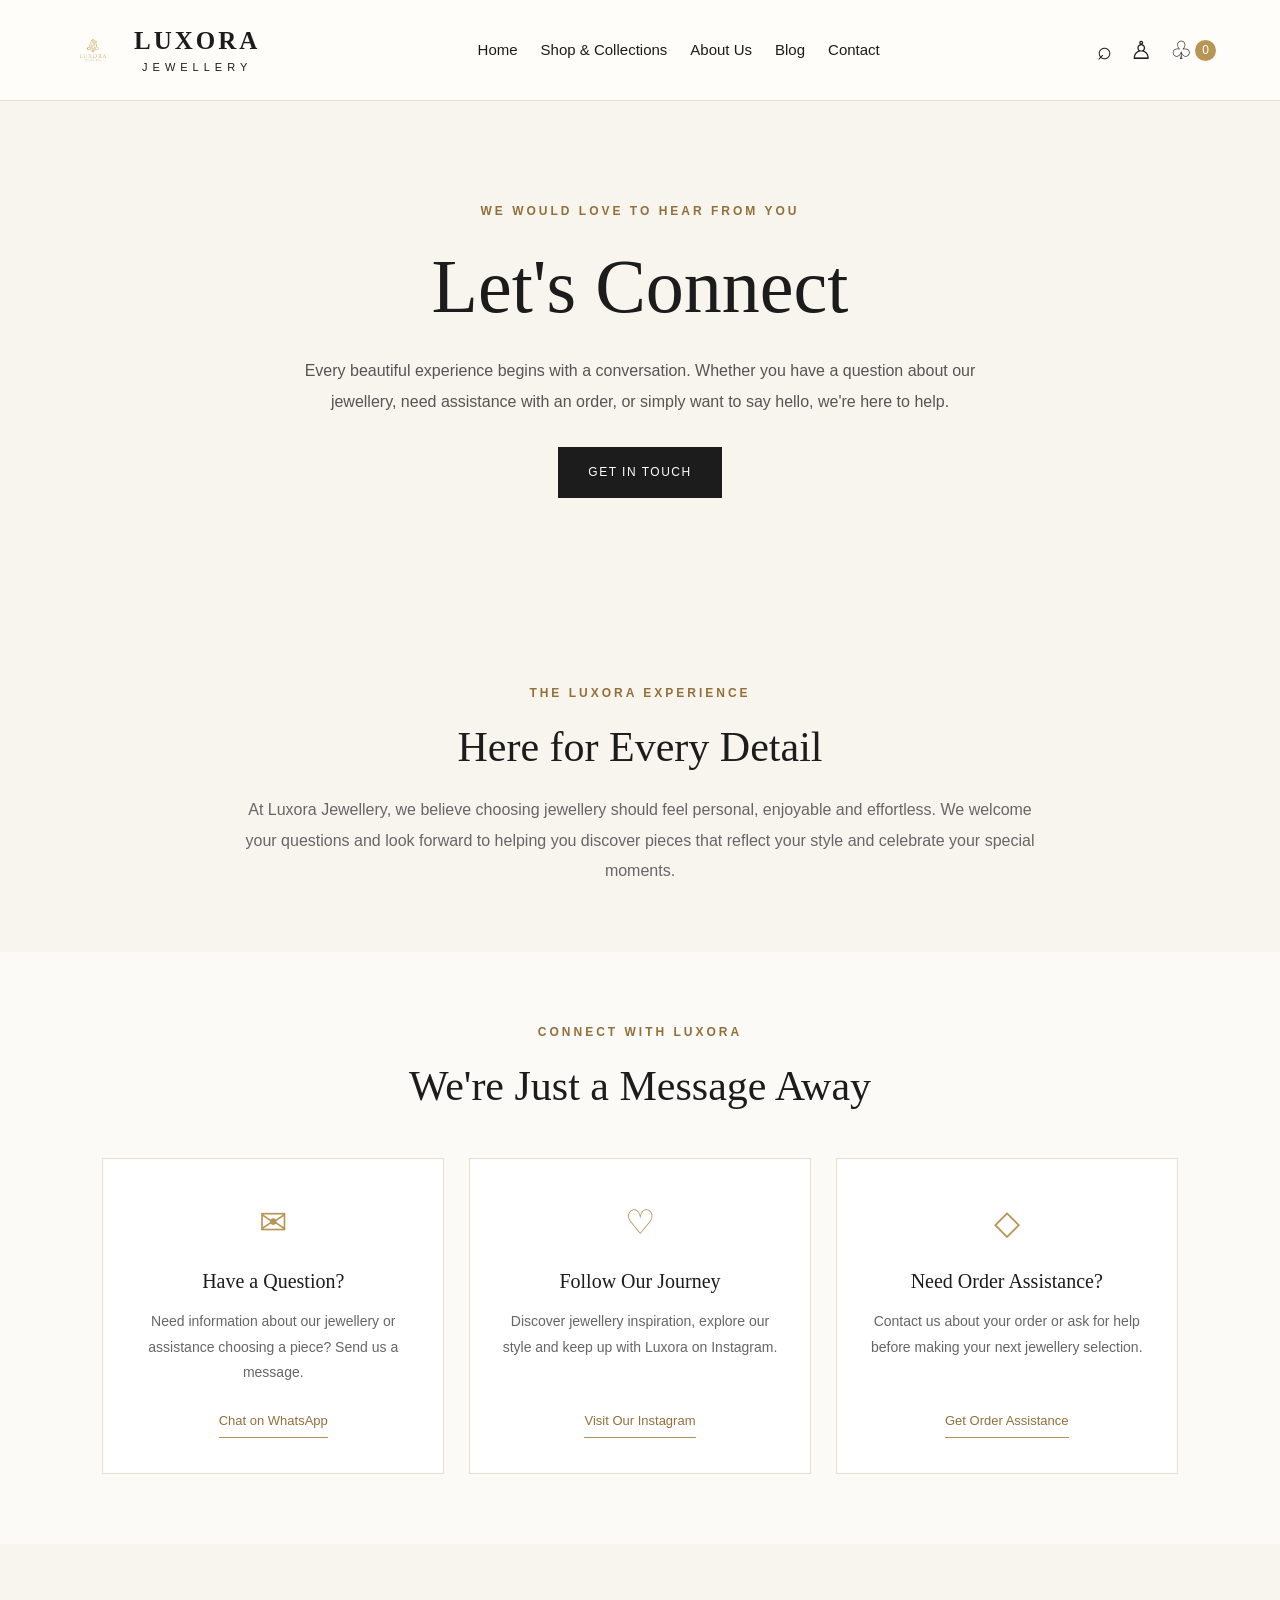
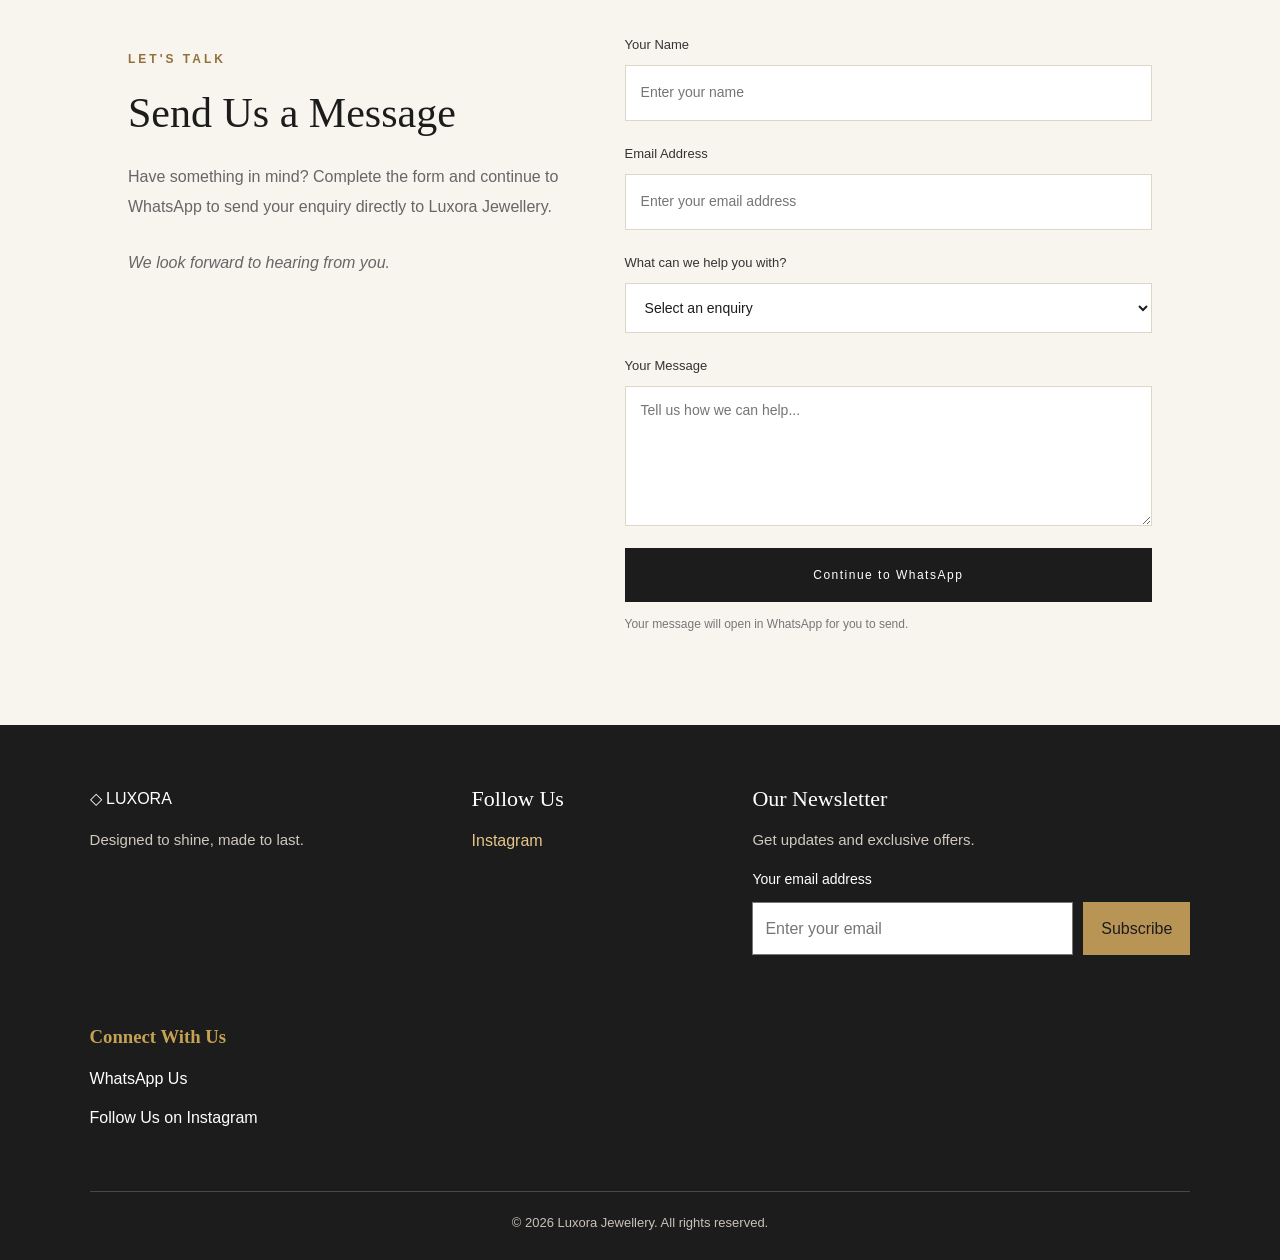
<file: contact.html>
<!DOCTYPE html>
<html lang="en">
<head>
    <meta charset="UTF-8">
    <meta name="viewport" content="width=device-width, initial-scale=1.0">

    <meta
        name="description"
        content="Contact Luxora Jewellery for jewellery enquiries, orders and assistance."
    >

    <title>Contact Us | Luxora Jewellery</title>
    <link rel="stylesheet" href="index.css">
</head>

<body>

    <!-- HEADER: Reused from your existing website -->
    <header class="site-header">
        <nav class="navbar">

            <a href="index.html" class="logo">
                <img
                    src="image-folder/2-removebg-preview.png"
                    alt="Luxora Jewellery logo"
                >
                <span>
                    <span class="logo-name">LUXORA</span>
                    <small>JEWELLERY</small>
                </span>
            </a>

            <button
                class="menu-toggle"
                aria-label="Open navigation menu"
                aria-expanded="false"
                aria-controls="nav-links"
            >
                ☰
            </button>

            <ul class="nav-links" id="nav-links">
                <li><a href="index.html">Home</a></li>
                <li><a href="shop.html">Shop & Collections</a></li>
                <li><a href="about.html">About Us</a></li>
                <li><a href="blog.html">Blog</a></li>
                <li><a href="contact.html" aria-current="page">Contact</a></li>
            </ul>

            <div class="nav-actions">
                <button type="button" aria-label="Search">⌕</button>
                <a href="#contact-form" aria-label="Contact us">♙</a>
                <button type="button" aria-label="Shopping cart">
                    ♧ <span class="cart-count">0</span>
                </button>
            </div>

        </nav>
    </header>


    <main>

        <!-- CONTACT HERO -->
        <section class="contact-hero">
            <p class="eyebrow">WE WOULD LOVE TO HEAR FROM YOU</p>

            <h1>Let's Connect</h1>

            <p>
                Every beautiful experience begins with a conversation.
                Whether you have a question about our jewellery, need
                assistance with an order, or simply want to say hello,
                we're here to help.
            </p>

            <a href="#contact-details" class="contact-hero-button">
                GET IN TOUCH
            </a>
        </section>


        <!-- CONTACT INTRODUCTION -->
        <section class="contact-intro">
            <p class="eyebrow">THE LUXORA EXPERIENCE</p>

            <h2>Here for Every Detail</h2>

            <p>
                At Luxora Jewellery, we believe choosing jewellery should
                feel personal, enjoyable and effortless. We welcome your
                questions and look forward to helping you discover pieces
                that reflect your style and celebrate your special moments.
            </p>
        </section>


        <!-- CONTACT DETAILS -->
        <section class="contact-details" id="contact-details">

            <div class="contact-details-heading">
                <p class="eyebrow">CONNECT WITH LUXORA</p>
                <h2>We're Just a Message Away</h2>
            </div>

            <div class="contact-cards">

                <article class="contact-card">
                    <span class="contact-icon">✉</span>
                    <h3>Have a Question?</h3>

                    <p>
                        Need information about our jewellery or
                        assistance choosing a piece? Send us a message.
                    </p>

                    <a
                        href="https://wa.me/2348124339997"
                        target="_blank"
                        rel="noopener noreferrer"
                    >
                        Chat on WhatsApp
                    </a>
                </article>


                <article class="contact-card">
                    <span class="contact-icon">♡</span>
                    <h3>Follow Our Journey</h3>

                    <p>
                        Discover jewellery inspiration, explore our
                        style and keep up with Luxora on Instagram.
                    </p>

                    <a
                        href="https://www.instagram.com/xieenah123/"
                        target="_blank"
                        rel="noopener noreferrer"
                    >
                        Visit Our Instagram
                    </a>
                </article>


                <article class="contact-card">
                    <span class="contact-icon">◇</span>
                    <h3>Need Order Assistance?</h3>

                    <p>
                        Contact us about your order or ask for help
                        before making your next jewellery selection.
                    </p>

                    <a
                        href="https://wa.me/2348124339997"
                        target="_blank"
                        rel="noopener noreferrer"
                    >
                        Get Order Assistance
                    </a>
                </article>

            </div>
        </section>


        <!-- CONTACT FORM -->
        <section class="contact-form-section" id="contact-form">

            <div class="contact-form-text">
                <p class="eyebrow">LET'S TALK</p>

                <h2>Send Us a Message</h2>

                <p>
                    Have something in mind? Complete the form and
                    continue to WhatsApp to send your enquiry directly
                    to Luxora Jewellery.
                </p>

                <p class="contact-note">
                    We look forward to hearing from you.
                </p>
            </div>


            <form class="luxora-contact-form" id="luxora-message-form">

                <div class="form-group">
                    <label for="customer-name">Your Name</label>

                    <input
                        type="text"
                        id="customer-name"
                        name="customerName"
                        placeholder="Enter your name"
                        required
                    >
                </div>


                <div class="form-group">
                    <label for="customer-email">Email Address</label>

                    <input
                        type="email"
                        id="customer-email"
                        name="customerEmail"
                        placeholder="Enter your email address"
                        required
                    >
                </div>


                <div class="form-group">
                    <label for="enquiry-type">What can we help you with?</label>

                    <select id="enquiry-type" name="enquiryType" required>
                        <option value="">Select an enquiry</option>
                        <option value="Product enquiry">Product enquiry</option>
                        <option value="Order assistance">Order assistance</option>
                        <option value="Gift recommendation">Gift recommendation</option>
                        <option value="Other question">Other question</option>
                    </select>
                </div>


                <div class="form-group">
                    <label for="customer-message">Your Message</label>

                    <textarea
                        id="customer-message"
                        name="customerMessage"
                        rows="5"
                        placeholder="Tell us how we can help..."
                        required
                    ></textarea>
                </div>


                <button type="submit" class="contact-submit-button">
                    Continue to WhatsApp
                </button>

                <p class="form-small-note">
                    Your message will open in WhatsApp for you to send.
                </p>

            </form>

        </section>

    </main>


    <!-- FOOTER: Reused from your existing website -->
    <footer class="site-footer" id="footer-contact">

        <div class="footer-brand">
            <a href="index.html" class="logo">◇ LUXORA</a>
            <p>Designed to shine, made to last.</p>
        </div>

        <div class="footer-social">
            <h3>Follow Us</h3>

            <a
                href="https://www.instagram.com/xieenah123/"
                target="_blank"
                rel="noopener noreferrer"
            >
                Instagram
            </a>
        </div>

        <div class="newsletter">
            <h3>Our Newsletter</h3>
            <p>Get updates and exclusive offers.</p>

            <form class="newsletter-form">
                <label for="newsletter-email">
                    Your email address
                </label>

                <input
                    type="email"
                    id="newsletter-email"
                    placeholder="Enter your email"
                    required
                >

                <button type="submit">Subscribe</button>
            </form>
        </div>

        <div class="luxora-contact">
            <h3>Connect With Us</h3>

            <a
                href="https://wa.me/2348124339997"
                target="_blank"
                rel="noopener noreferrer"
            >
                WhatsApp Us
            </a>

            <a
                href="https://www.instagram.com/xieenah123/"
                target="_blank"
                rel="noopener noreferrer"
            >
                Follow Us on Instagram
            </a>
        </div>

        <p class="copyright">
            © 2026 Luxora Jewellery. All rights reserved.
        </p>

    </footer>


    <script src="index.js"></script>

    

</body>
</html>
</file>
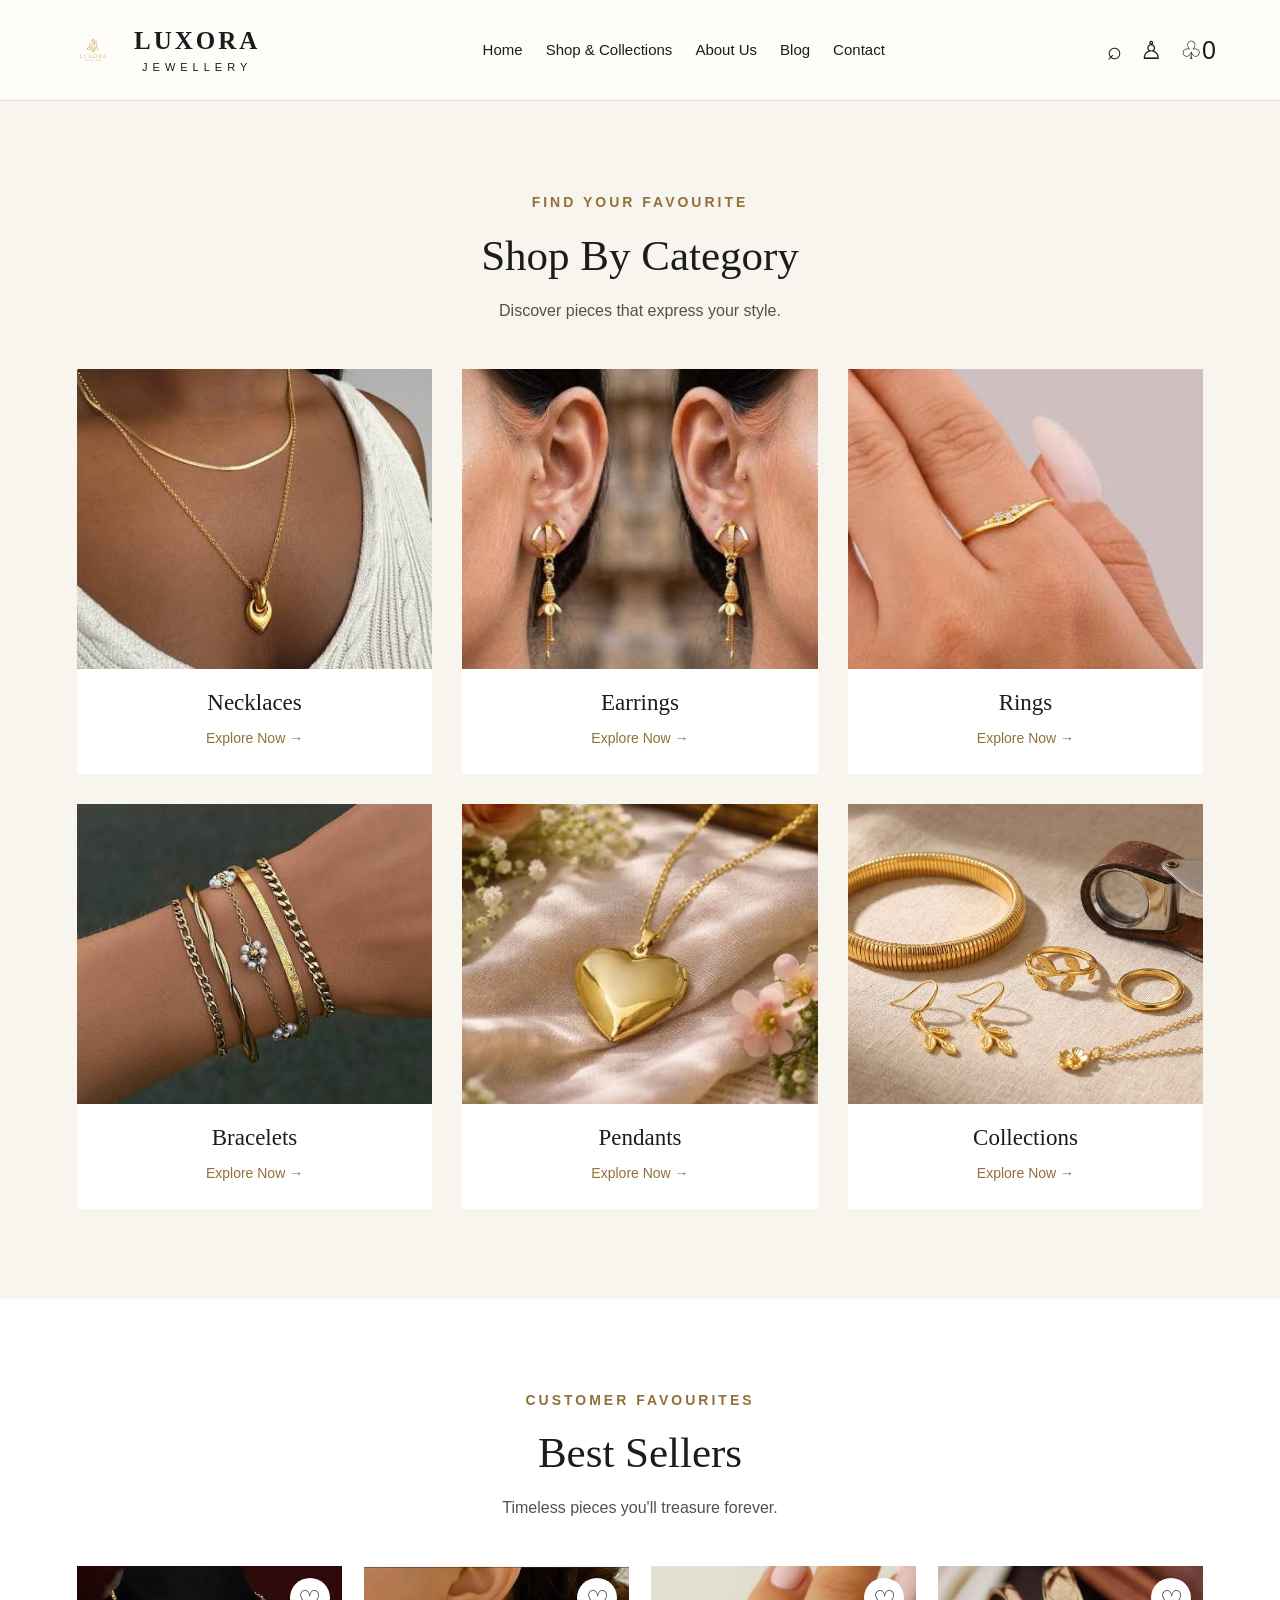
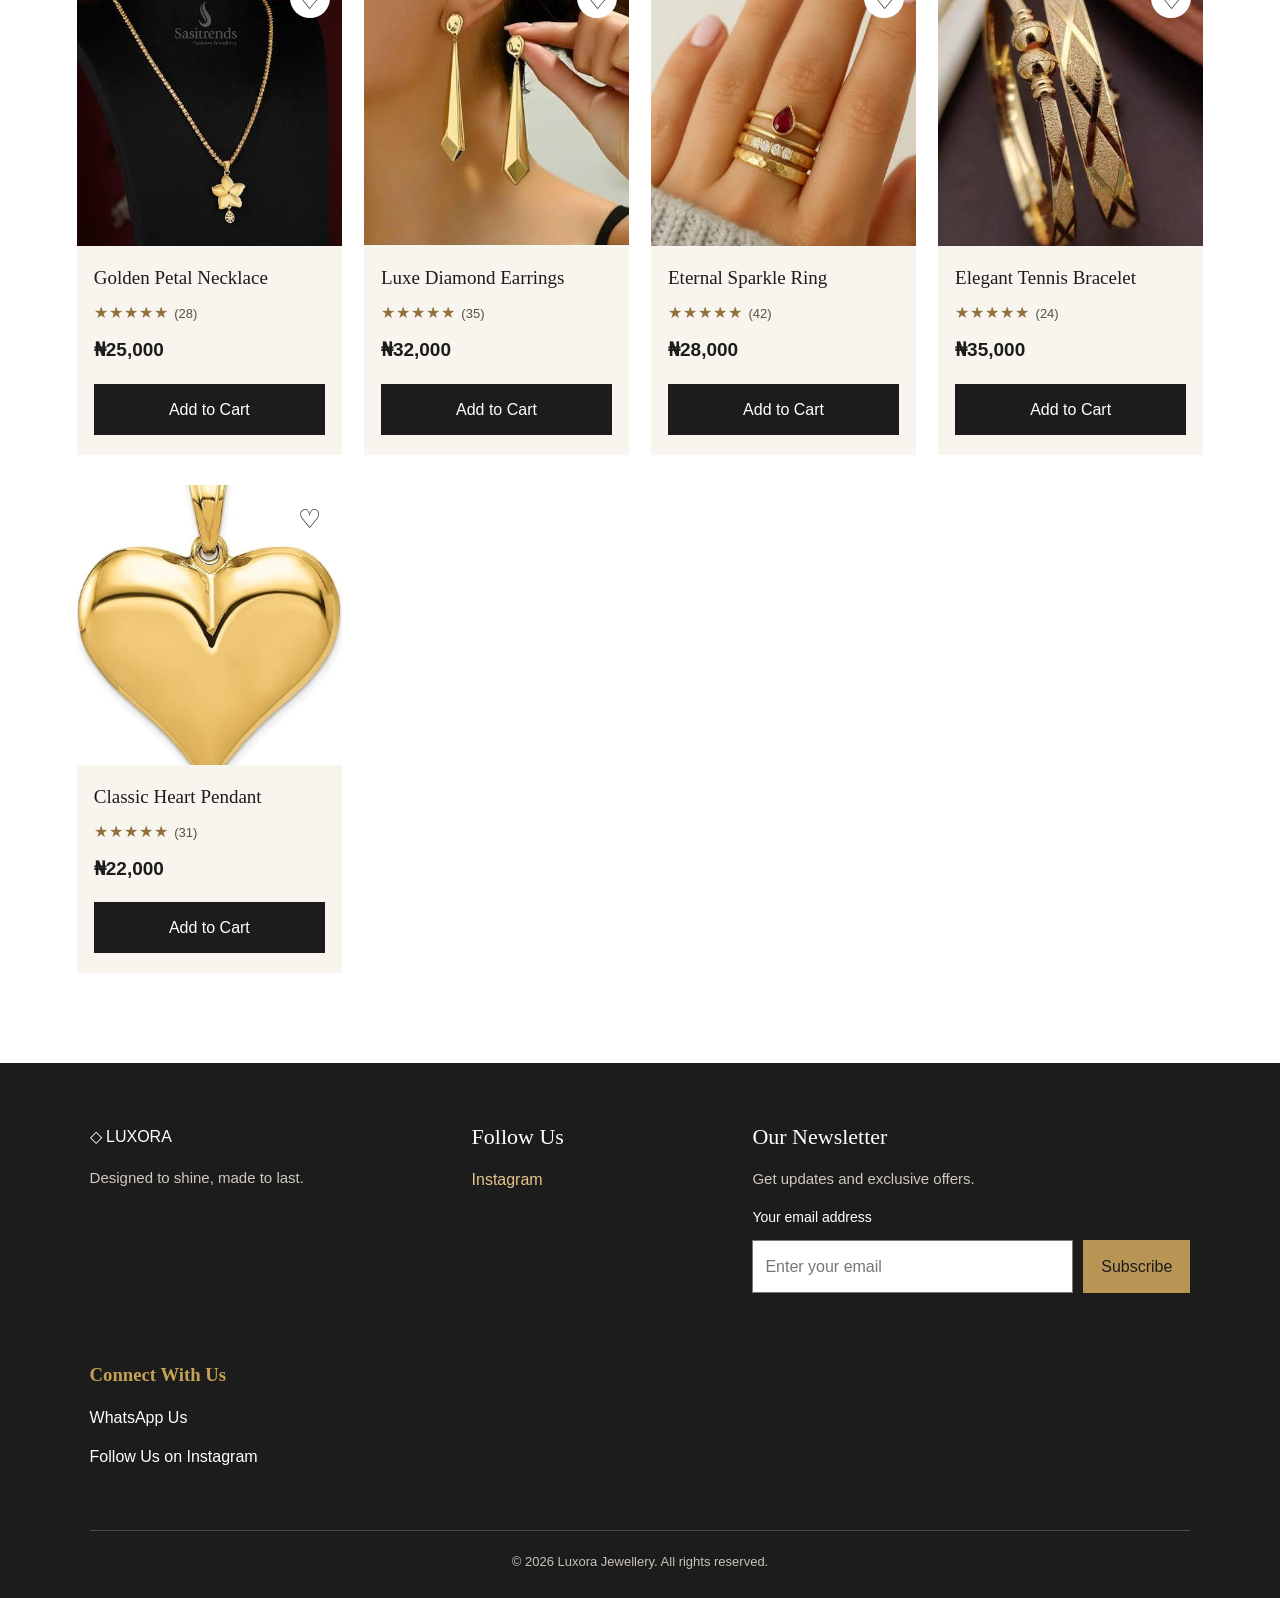
<file: shop.html>
<!DOCTYPE html>
<html lang="en">
<head>
    <meta charset="UTF-8">
    <meta name="viewport" content="width=device-width, initial-scale=1.0">
    <title>Shop & Collections | Luxora Jewellery</title>

   
    <link rel="stylesheet" href="index.css">
</head>

<body>

   <header class="site-header">

    <nav class="navbar">
        <a href="#home" class="logo"><img
       src="image-folder/2-removebg-preview.png"
       alt="Luxora Jewellery logo">
     <span>
        <span class="logo-name">LUXORA</span>
        <small>JEWELLERY</small></span>
     </a>

      <button
        class="menu-toggle"
        aria-label="Open navigation menu"
        aria-expanded="false"
        aria-controls="nav-links"
      >
        ☰
      </button>

      <ul class="nav-links" id="nav-links">
        <li><a href="index.html">Home</a></li>
        <li><a href="shop.html">Shop & Collections</a></li>
        <li><a href="about.html">About Us</a></li>
        <li><a href="#blog">Blog</a></li>
        <li><a href="contact.html">Contact</a></li>
      </ul>

      <div class="nav-actions">
        <button type="button" aria-label="Search">⌕</button>
        <a href="#contact" aria-label="My account">♙</a>
        <button type="button" aria-label="Shopping cart">
          ♧ <span id="cart-count">0</span>
        </button>
      </div>

    </nav>
  </header>
     <!-- 4. SHOP BY CATEGORY -->
    <section class="categories section-padding" id="categories">

      <div class="section-heading">
        <p class="eyebrow">Find Your Favourite</p>
        <h2>Shop By Category</h2>
        <p>Discover pieces that express your style.</p>
      </div>

      <div class="category-grid">

        <a href="#shop" class="category-card">
          <img src="image-folder/3.jpg" alt="Gold necklace">
          <h3>Necklaces</h3>
          <span>Explore Now →</span>
        </a>

        <a href="#shop" class="category-card">
          <img src="image-folder/4.jpg" alt="Elegant gold earrings">
          <h3>Earrings</h3>
          <span>Explore Now →</span>
        </a>

        <a href="#shop" class="category-card">
          <img src="image-folder/5.jpg" alt="Gold jewellery ring">
          <h3>Rings</h3>
          <span>Explore Now →</span>
        </a>

        <a href="#shop" class="category-card">
          <img src="image-folder/j7.jpg" alt="Gold bracelet">
          <h3>Bracelets</h3>
          <span>Explore Now →</span>
        </a>

        <a href="#shop" class="category-card">
          <img src="image-folder/7.jpg" alt="Heart-shaped gold pendant">
          <h3>Pendants</h3>
          <span>Explore Now →</span>
        </a>

        <a href="#shop" class="category-card">
          <img src="image-folder/8.jpg" alt="Gold jewellery collection">
          <h3>Collections</h3>
          <span>Explore Now →</span>
        </a>

      </div>

    </section>


    <!-- 5. BEST-SELLING PRODUCTS -->
    <section class="products       section-padding" id="shop">

      <div class="section-heading">
        <p class="eyebrow">Customer Favourites</p>
        <h2>Best Sellers</h2>
        <p>Timeless pieces you'll treasure forever.</p>
      </div>

      <div class="product-grid">

        <article class="product-card">
          <button
            class="wishlist-btn"
            type="button"
            aria-label="Add Golden Petal Necklace to wishlist"
            aria-pressed="false"
          >♡</button>

          <img src="image-folder/6.jpg"
               alt="Golden Petal Necklace">

          <div class="product-info">
            <h3>Golden Petal Necklace</h3>
            <p class="rating">★★★★★ <span>(28)</span></p>
            <p class="price">₦25,000</p>
            <button class="add-to-cart" type="button"
                    data-product="Golden Petal Necklace"
                    data-price="25000">
              Add to Cart
            </button>
          </div>
        </article>


        <article class="product-card">
          <button class="wishlist-btn" type="button"
                  aria-label="Add Luxe Diamond Earrings to wishlist"
                  aria-pressed="false">♡</button>

          <img src="image-folder/j4.jpg"
               alt="Luxe Diamond Earrings">

          <div class="product-info">
            <h3>Luxe Diamond Earrings</h3>
            <p class="rating">★★★★★ <span>(35)</span></p>
            <p class="price">₦32,000</p>
            <button class="add-to-cart" type="button"
                    data-product="Luxe Diamond Earrings"
                    data-price="32000">
              Add to Cart
            </button>
          </div>
        </article>


        <article class="product-card">
          <button class="wishlist-btn" type="button"
                  aria-label="Add Eternal Sparkle Ring to wishlist"
                  aria-pressed="false">♡</button>

          <img src="image-folder/j5.jpg"
               alt="Eternal Sparkle Ring">

          <div class="product-info">
            <h3>Eternal Sparkle Ring</h3>
            <p class="rating">★★★★★ <span>(42)</span></p>
            <p class="price">₦28,000</p>
            <button class="add-to-cart" type="button"
                    data-product="Eternal Sparkle Ring"
                    data-price="28000">
              Add to Cart
            </button>
          </div>
        </article>


        <article class="product-card">
          <button class="wishlist-btn" type="button"
                  aria-label="Add Elegant Tennis Bracelet to wishlist"
                  aria-pressed="false">♡</button>

          <img src="image-folder/j9.jpg"
               alt="Elegant Tennis Bracelet">

          <div class="product-info">
            <h3>Elegant Tennis Bracelet</h3>
            <p class="rating">★★★★★ <span>(24)</span></p>
            <p class="price">₦35,000</p>
            <button class="add-to-cart" type="button"
                    data-product="Elegant Tennis Bracelet"
                    data-price="35000">
              Add to Cart
            </button>
          </div>
        </article>


        <article class="product-card">
          <button class="wishlist-btn" type="button"
                  aria-label="Add Classic Heart Pendant to wishlist"
                  aria-pressed="false">♡</button>

          <img src="image-folder/9.webp"
               alt="Classic Heart Pendant">

          <div class="product-info">
            <h3>Classic Heart Pendant</h3>
            <p class="rating">★★★★★ <span>(31)</span></p>
            <p class="price">₦22,000</p>
            <button class="add-to-cart" type="button"
                    data-product="Classic Heart Pendant"
                    data-price="22000">
              Add to Cart
            </button>
          </div>
        </article>

      </div>

    </section>
  

    

    <!-- Footer -->
    <footer class="site-footer" id="contact">

    <div class="footer-brand">
      <a href="index.html" class="logo">◇ LUXORA</a>
      <p>Designed to shine, made to last.</p>
    </div>

    <div class="footer-social">
      <h3>Follow Us</h3>
      <a href="https://www.instagram.com/" target="_blank"
         rel="noopener noreferrer">Instagram</a>
    </div>

    <div class="newsletter">
      <h3>Our Newsletter</h3>
      <p>Get updates and exclusive offers.</p>

      <form class="newsletter-form">
        <label for="newsletter-email">Your email address</label>
        <input
          type="email"
          id="newsletter-email"
          placeholder="Enter your email"
          required
        >
        <button type="submit">Subscribe</button>
      </form>
    </div>
    
<!-- Luxora Jewellery Contact Details -->
<div class="luxora-contact">
  <h3>Connect With Us</h3>

  <a
    href="https://wa.me/2348124339997"
    target="_blank"
    rel="noopener noreferrer"
  >
    WhatsApp Us
  </a>

  <a
    href="https://www.instagram.com/xieenah123/"
    target="_blank"
    rel="noopener noreferrer"
  >
    Follow Us on Instagram
  </a>
</div>


    <p class="copyright">
      © 2026 Luxora Jewellery. All rights reserved.
    </p>

  </footer>
    <script src="index.js"></script>

</body>
</html>
</file>
<file: index.css>
* {
  margin: 0;
  padding: 0;
  box-sizing: border-box;
}
:root {
  --cream: #f8f5ef;
  --gold: #b89555;
  --gold-dark: #92703b;
  --black: #1c1c1c;
  --white: #ffffff;
  --text: #55504a;
  --border: #e8dfd0;
}



html {
  scroll-behavior: smooth;
  scroll-padding-top: 110px;
}

body {
  font-family: Arial, sans-serif;
  background: var(--cream);
  color: var(--black);
  line-height: 1.7;
  font-size: 16px;
}

img {
  display: block;
  max-width: 100%;
  height: auto;
}

a {
  color: inherit;
  text-decoration: none;
}

button,
input {
  font: inherit;
}

button {
  cursor: pointer;
}

h1,
h2,
h3 {
  font-family: Georgia, "Times New Roman", serif;
  line-height: 1.25;
}

section {
  padding: 85px 6%;
}

.section-padding {
  padding: 90px 6%;
}

.eyebrow {
  color: var(--gold-dark);
  font-size: 14px;
  font-weight: bold;
  letter-spacing: 3px;
  text-transform: uppercase;
  margin-bottom: 14px;
}

.section-heading {
  max-width: 720px;
  margin: 0 auto 45px;
  text-align: center;
}

.section-heading h2 {
  font-size: clamp(30px, 4vw, 43px);
  font-weight: normal;
  margin-bottom: 14px;
}

.section-heading > p:last-child {
  color: var(--text);
  font-size: 16px;
}




.site-header {
  position: sticky;
  top: 0;
  z-index: 1000;
  background: #fffdf9;
  border-bottom: 1px solid var(--border);
}

.navbar {
  max-width: 1500px;
  min-height: 100px;
  margin: 0 auto;
  padding: 15px 5%;
  display: flex;
  align-items: center;
  justify-content: space-between;
  gap: 24px;
}

.logo {
  display: flex;
  align-items: center;
  gap: 12px;
  flex-shrink: 0;
}

.logo img {
  width: 58px;
  height: 58px;
  object-fit: contain;
}

.logo > span {
  display: flex;
  flex-direction: column;
  align-items: center;
  line-height: 1.2;
}

.logo-name {
  font-family: Georgia, serif;
  font-size: 25px;
  font-weight: bold;
  letter-spacing: 3px;
}

.logo small {
  margin-top: 5px;
  font-family: Arial, sans-serif;
  font-size: 11px;
  letter-spacing: 5px;
}

.nav-links {
  display: flex;
  align-items: center;
  justify-content: center;
  gap: 23px;
  list-style: none;
}

.nav-links a {
  display: inline-block;
  padding: 10px 0;
  font-size: 15px;
  transition: color 0.25s ease;
}

.nav-links a:hover,
.nav-links a:focus-visible {
  color: var(--gold-dark);
}

.nav-actions {
  display: flex;
  align-items: center;
  gap: 18px;
  flex-shrink: 0;
}

.nav-actions button,
.nav-actions a {
  position: relative;
  display: inline-flex;
  align-items: center;
  justify-content: center;
  background: none;
  border: none;
  font-size: 25px;
  color: var(--black);
}

.nav-actions button:hover,
.nav-actions a:hover {
  color: var(--gold-dark);
}

.cart-count {
  display: inline-flex;
  align-items: center;
  justify-content: center;
  min-width: 21px;
  height: 21px;
  padding: 0 5px;
  border-radius: 50%;
  background: var(--gold);
  color: white;
  font-size: 12px;
  margin-left: 3px;
}

.menu-toggle {
  display: none;
  border: none;
  background: none;
  font-size: 30px;
  color: var(--black);
}




.hero {
  min-height: 570px;
  /* padding: 65px 7%; */
  display: grid;
  grid-template-columns: 1fr 1fr;
  align-items: center;
  gap: 55px;
  background:  linear-gradient(rgba(0,0,0, 0.2),rgba(0,0,0,0.2)),url("image-folder/m3.png") no-repeat center center  / cover fixed; 
}
.content{
    width: 100%;
    max-width: 570px;
    min-width: 0;
}


.content i{
    display: block;
    font-size: clamp(36px, 5vw, 70px);
    font-family: "Playfair Display", serif;
    font-style: normal;
    font-weight: bold;
    color: #C49A3A;
    line-height: 1.1;
    margin-bottom: 10px;
    overflow-wrap: break-word;
}
.content h1 {
  font-size: clamp(38px, 6vw, 72px);
  font-family: "Playfair Display", Georgia, serif;
  line-height: 1.08;
  color: #29251F;
  max-width: 500px;
  overflow-wrap: break-word;
}
.content p {
  font-size: 16px;
  margin: 18px 0 25px;
  max-width: 300px;
  line-height: 1.6;
  color: #29251F;
}


.hero-buttons {
  display: flex;
  align-items: center;
  flex-wrap: wrap;
  gap: 20px;
  margin-top: 26px;
}

.btn {
  display: inline-flex;
  align-items: center;
  justify-content: center;
  gap: 10px;
  min-height: 46px;
  padding: 12px 20px;
  border-radius: 30px;
  font-size: 13px;
  font-weight: 500;
  text-decoration: none;
  transition: all 0.3s ease;
}

.btn-primary {
  background: linear-gradient(135deg, #c49a3a, #b58a2b);
  color: #ffffff;
  border: 1px solid #c49a3a;
  box-shadow: 0 4px 12px rgba(184, 149, 85, 0.18);
}

.btn-primary:hover {
  background: #29251f;
  border-color: #29251f;
  color: #ffffff;
  transform: translateY(-2px);
  box-shadow: 0 6px 16px rgba(0, 0, 0, 0.12);
}
.story-link {
  display: inline-flex;
  align-items: center;
  justify-content: center;
  gap: 9px;
  min-height: 44px;
  padding: 8px 0;
  background: transparent;
  color: #29251f;
  border: none;
  font-size: 13px;
  font-weight: 500;
  text-decoration: none;
  transition: color 0.3s ease;
}

.story-link:hover {
  color: #b58a2b;
}

.story-link:focus-visible,
.btn:focus-visible {
  outline: 2px solid #b58a2b;
  outline-offset: 4px;
}

.hero-image {
  width: 100%;
  height: 450px;
  overflow: hidden;
}

.hero-image img {
  width: 100%;
  height: 100%;
  object-fit: cover;
  object-position: center;
}



.benefits {
  display: grid;
  grid-template-columns: repeat(4, minmax(0, 1fr));
  gap: 25px;
  padding: 35px 6%;
  background: var(--white);
  border-bottom: 1px solid var(--border);
}

.benefit {
  display: flex;
  align-items: center;
  justify-content: center;
  gap: 14px;
}

.benefit-icon {
  color: var(--gold-dark);
  font-size: 34px;
  flex-shrink: 0;
}

.benefit h3 {
  font-size: 17px;
  margin-bottom: 4px;
}

.benefit p {
  color: var(--text);
  font-size: 13px;
}



.categories {
  background: var(--cream);
}

.category-grid {
  display: grid;
  grid-template-columns: repeat(3, minmax(0, 1fr));
  gap: 30px;
}

.category-card {
  display: block;
  text-align: center;
  background: var(--white);
  padding-bottom: 22px;
  overflow: hidden;
}

.category-card img {
  width: 100%;
  height: 300px;
  object-fit: cover;
  transition: transform 0.4s ease;
}

.category-card:hover img {
  transform: scale(1.04);
}

.category-card h3 {
  font-size: 23px;
  font-weight: normal;
  margin: 20px 0 7px;
}

.category-card > span {
  color: var(--gold-dark);
  font-size: 14px;
}




.products {
  background: var(--white);
}

.product-grid {
  display: grid;
  grid-template-columns: repeat(4, minmax(0, 1fr));
  gap: 30px 22px;
}

.product-card {
  position: relative;
  min-width: 0;
  background: var(--cream);
  overflow: hidden;
}

.product-card > img {
  width: 100%;
  height: 280px;
  object-fit: cover;
}

.wishlist-btn {
  position: absolute;
  top: 12px;
  right: 12px;
  z-index: 1;
  width: 40px;
  height: 40px;
  border: none;
  border-radius: 50%;
  background: var(--white);
  color: var(--black);
  font-size: 26px;
}

.wishlist-btn:hover,
.wishlist-btn[aria-pressed="true"] {
  color: var(--gold-dark);
}

.product-info {
  padding: 20px 17px;
}

.product-info h3 {
  font-size: 19px;
  font-weight: normal;
  margin-bottom: 9px;
}

.rating {
  color: var(--gold-dark);
  font-size: 16px;
  letter-spacing: 1px;
}

.rating span {
  color: var(--text);
  font-size: 13px;
  letter-spacing: 0;
}

.price {
  margin: 8px 0 17px;
  font-size: 19px;
  font-weight: bold;
}

.add-to-cart {
  width: 100%;
  min-height: 46px;
  padding: 11px;
  background: var(--black);
  color: var(--white);
  border: 1px solid var(--black);
  transition: background 0.25s ease;
}

.add-to-cart:hover {
  background: var(--gold-dark);
  border-color: var(--gold-dark);
}





/* =========================================
   LUXORA JEWELLERY - PHILOSOPHY SECTION
========================================= */

.about {
  background: #eee3d3;
  padding-top: 100px;
  padding-bottom: 100px;
}

/* Introduction layout */

.philosophy-intro {
  display: grid;
  grid-template-columns: 1fr 0.85fr;
  align-items: center;
  gap: 75px;
  margin-bottom: 100px;
}

.philosophy-intro-text {
  max-width: 650px;
}

.philosophy-intro-text .eyebrow,
.philosophy-belief .eyebrow,
.philosophy-values .eyebrow,
.philosophy-feature-text .eyebrow,
.philosophy-promise .eyebrow {
  color: var(--gold-dark);
  font-size: 12px;
  font-weight: 600;
  letter-spacing: 3px;
  margin-bottom: 20px;
}

.philosophy-intro-text h2 {
  font-family: Georgia, "Times New Roman", serif;
  font-size: clamp(36px, 4vw, 58px);
  font-weight: 400;
  line-height: 1.15;
  color: var(--black);
  margin-bottom: 28px;
}

.philosophy-intro-text p:not(.eyebrow) {
  color: var(--text);
  font-size: 16px;
  line-height: 1.95;
  margin-bottom: 18px;
}

/* Introduction image */

.philosophy-intro-image {
  position: relative;
  min-width: 0;
}

.philosophy-intro-image img {
  display: block;
  width: 100%;
  height: 550px;
  object-fit: cover;
  object-position: center;
}

.image-caption {
  position: absolute;
  left: 20px;
  right: 20px;
  bottom: 20px;
  padding: 22px;
  background: rgba(248, 245, 239, 0.94);
}

.image-caption span {
  color: var(--gold-dark);
  font-size: 10px;
  letter-spacing: 2px;
  font-weight: 600;
}

.image-caption p {
  margin-top: 8px;
  color: var(--black);
  font-family: Georgia, "Times New Roman", serif;
  font-size: 22px;
}

/* What we believe */

.philosophy-belief {
  max-width: 850px;
  margin: 0 auto 110px;
  text-align: center;
}

.philosophy-belief h2,
.philosophy-values .section-heading h2,
.philosophy-feature-text h2,
.philosophy-promise h2 {
  font-family: Georgia, "Times New Roman", serif;
  font-weight: 400;
  color: var(--black);
}

.philosophy-belief h2 {
  font-size: clamp(32px, 4vw, 48px);
  margin-bottom: 25px;
}

.philosophy-belief p:not(.eyebrow) {
  font-size: 16px;
  line-height: 1.95;
  color: var(--text);
  margin-bottom: 18px;
}

/* Philosophy values */

.philosophy-values {
  margin-bottom: 110px;
}

.philosophy-values .section-heading {
  max-width: 700px;
  margin: 0 auto 50px;
  text-align: center;
}

.philosophy-values .section-heading h2 {
  font-size: clamp(32px, 4vw, 46px);
  line-height: 1.2;
  margin-bottom: 18px;
}

.philosophy-values .section-heading > p:last-child {
  font-size: 16px;
  line-height: 1.8;
  color: var(--text);
}

.philosophy-grid {
  display: grid;
  grid-template-columns: repeat(3, minmax(0, 1fr));
  gap: 24px;
}

.philosophy-card {
  background: var(--cream);
  border: 1px solid rgba(184, 149, 85, 0.25);
  padding: 35px 28px;
  min-width: 0;
  transition: transform 0.3s ease, box-shadow 0.3s ease;
}

.philosophy-card:hover {
  transform: translateY(-5px);
  box-shadow: 0 15px 35px rgba(28, 28, 28, 0.07);
}

.philosophy-number {
  display: inline-block;
  color: var(--gold-dark);
  font-family: Georgia, "Times New Roman", serif;
  font-size: 26px;
  margin-bottom: 24px;
}

.philosophy-card h3 {
  color: var(--black);
  font-family: Georgia, "Times New Roman", serif;
  font-size: 23px;
  font-weight: 400;
  line-height: 1.35;
  margin-bottom: 18px;
}

.philosophy-card p {
  color: var(--text);
  font-size: 14px;
  line-height: 1.9;
  margin-bottom: 15px;
}

.philosophy-card p:last-child {
  margin-bottom: 0;
}

/* Image and text feature */

.philosophy-feature {
  display: grid;
  grid-template-columns: 0.9fr 1fr;
  align-items: center;
  gap: 75px;
  margin-bottom: 110px;
}

.philosophy-feature-image {
  min-width: 0;
}

.philosophy-feature-image img {
  display: block;
  width: 100%;
  height: 500px;
  object-fit: cover;
  object-position: center;
}

.philosophy-feature-text h2 {
  font-size: clamp(32px, 3.5vw, 46px);
  line-height: 1.2;
  margin-bottom: 25px;
}

.philosophy-feature-text p:not(.eyebrow) {
  color: var(--text);
  font-size: 16px;
  line-height: 1.95;
  margin-bottom: 18px;
}

/* Closing promise */

.philosophy-promise {
  max-width: 900px;
  margin: 0 auto;
  padding: 65px 55px;
  text-align: center;
  background: var(--cream);
  border: 1px solid rgba(184, 149, 85, 0.35);
}

.philosophy-promise h2 {
  font-size: clamp(32px, 4vw, 48px);
  line-height: 1.2;
  margin-bottom: 25px;
}

.philosophy-promise p:not(.eyebrow) {
  color: var(--text);
  font-size: 16px;
  line-height: 1.95;
  margin-bottom: 18px;
}

.philosophy-button {
  display: inline-block;
  margin-top: 18px;
  padding: 16px 28px;
  background: var(--black);
  color: var(--white);
  border: 1px solid var(--black);
  text-decoration: none;
  font-size: 11px;
  font-weight: 600;
  letter-spacing: 1.5px;
  transition: background 0.3s ease, color 0.3s ease;
}

.philosophy-button:hover {
  background: transparent;
  color: var(--black);
}

/* =========================================
   RESPONSIVE DESIGN
========================================= */

@media (max-width: 1100px) {
  .philosophy-intro,
  .philosophy-feature {
    gap: 40px;
  }

  .philosophy-grid {
    grid-template-columns: repeat(2, minmax(0, 1fr));
  }

  .philosophy-intro-image img {
    height: 480px;
  }

  .philosophy-feature-image img {
    height: 450px;
  }
}

@media (max-width: 768px) {
  .about {
    padding-top: 65px;
    padding-bottom: 65px;
  }

  .philosophy-intro,
  .philosophy-feature {
    grid-template-columns: 1fr;
    gap: 35px;
    margin-bottom: 75px;
  }

  .philosophy-intro-text h2 {
    font-size: 38px;
  }

  .philosophy-intro-image img {
    height: 430px;
  }

  .philosophy-belief {
    margin-bottom: 75px;
  }

  .philosophy-values {
    margin-bottom: 75px;
  }

  .philosophy-grid {
    grid-template-columns: 1fr;
    gap: 18px;
  }

  .philosophy-card {
    padding: 30px 25px;
  }

  .philosophy-feature-image img {
    height: 400px;
  }

  .philosophy-promise {
    padding: 45px 25px;
  }
}

@media (max-width: 480px) {
  .philosophy-intro-text h2 {
    font-size: 32px;
  }

  .philosophy-intro-text p:not(.eyebrow),
  .philosophy-belief p:not(.eyebrow),
  .philosophy-feature-text p:not(.eyebrow),
  .philosophy-promise p:not(.eyebrow) {
    font-size: 14px;
    line-height: 1.85;
  }

  .philosophy-intro-image img {
    height: 340px;
  }

  .philosophy-values .section-heading h2,
  .philosophy-feature-text h2,
  .philosophy-promise h2 {
    font-size: 30px;
  }

  .philosophy-card h3 {
    font-size: 21px;
  }

  .philosophy-feature-image img {
    height: 330px;
  }

  .philosophy-promise {
    padding: 35px 20px;
  }

  .philosophy-button {
    padding: 14px 18px;
    font-size: 10px;
  }
}




.blog {
  background: var(--cream);
  min-height: 260px;
}




.site-footer {
  display: grid;
  grid-template-columns: 1fr 0.7fr 1.3fr;
  gap: 45px;
  padding: 60px 7% 25px;
  background: var(--black);
  color: var(--white);
}

.footer-brand .logo {
  display: inline-flex;
  color: var(--white);
  margin-bottom: 15px;
}

.footer-brand p,
.newsletter p {
  color: #d0c9bf;
  font-size: 15px;
}

.footer-social h3,
.newsletter h3 {
  font-size: 22px;
  font-weight: normal;
  margin-bottom: 15px;
}

.footer-social a {
  color: #e5c58c;
}

.footer-social a:hover {
  text-decoration: underline;
}

.newsletter-form {
  display: flex;
  flex-wrap: wrap;
  gap: 10px;
  margin-top: 15px;
}

.newsletter-form label {
  width: 100%;
  font-size: 14px;
}

.newsletter-form input {
  flex: 1;
  min-width: 0;
  min-height: 46px;
  padding: 12px;
  border: 1px solid #777;
  background: var(--white);
  color: var(--black);
}

.newsletter-form button {
  min-height: 46px;
  padding: 12px 18px;
  background: var(--gold);
  color: var(--black);
  border: none;
}

.newsletter-form button:hover {
  background: #d3b47d;
}
.luxora-contact {
  margin-top: 25px;
  display: flex;
  flex-direction: column;
  align-items: flex-start;
  gap: 12px;
}

.luxora-contact h3 {
  margin-bottom: 5px;
  color: #c5a253;
}

.luxora-contact a {
  color: inherit;
  text-decoration: none;
  transition: color 0.3s ease;
}

.luxora-contact a:hover {
  color: #c5a253;
}

.copyright {
  grid-column: 1 / -1;
  padding-top: 20px;
  margin-top: 15px;
  border-top: 1px solid #484848;
  color: #c9c2b8;
  text-align: center;
  font-size: 13px;
}



@media (max-width: 1100px) {
  .navbar {
    gap: 14px;
    padding: 15px 4%;
  }

  .logo {
    gap: 8px;
  }

  .logo img {
    width: 44px;
    height: 44px;
  }

  .logo-name {
    font-size: 19px;
    letter-spacing: 2px;
  }

  .logo small {
    font-size: 9px;
    letter-spacing: 3px;
  }

  .nav-links {
    gap: 12px;
  }

  .nav-links a {
    font-size: 13px;
  }

  .nav-actions {
    gap: 10px;
  }

  .nav-actions button,
  .nav-actions a {
    font-size: 21px;
  }

  /* HERO SECTION */
  .hero {
    min-height: 500px;
    grid-template-columns: minmax(0, 1fr);
    gap: 25px;
    padding: 55px 6%;
    background-attachment: scroll;
    background-position: center;
  }

  .content {
    max-width: 570px;
  }

  .content i {
    font-size: clamp(55px, 5vw, 70px);
    line-height: 1.1;
  }

  .content h1 {
    max-width: 470px;
    font-size: clamp(60px, 6vw, 76px);
    line-height: 1.08;
  }

  .content p {
    max-width: 320px;
    font-size: 15px;
    margin: 18px 0 24px;
  }

  
  .hero-buttons {
    display: flex;
    align-items: center;
    flex-wrap: wrap;
    gap: 20px;
  }

  .btn {
    min-height: 50px;
    padding: 13px 21px;
    font-size: 14px;
  }

  .story-link {
    min-height: 48px;
    font-size: 14px;
  }

  
  .benefits {
    grid-template-columns: repeat(2, minmax(0, 1fr));
    gap: 25px 18px;
  }

 
  .category-grid {
    grid-template-columns: repeat(2, minmax(0, 1fr));
    gap: 22px;
  }

  .category-card img {
    height: 260px;
  }

  
  .product-grid {
    grid-template-columns: repeat(3, minmax(0, 1fr));
    gap: 24px 18px;
  }

  .product-card > img {
    height: 250px;
  }


  .site-footer {
    grid-template-columns: 1fr 0.8fr 1.2fr;
    gap: 25px;
    padding-left: 5%;
    padding-right: 5%;
  }
}

@media (max-width: 768px) {
  html {
    scroll-padding-top: 85px;
  }

  section,
  .section-padding {
    padding: 55px 5%;
  }

  .navbar {
    min-height: 76px;
    padding: 12px 5%;
    flex-wrap: wrap;
    gap: 12px;
  }

  .logo {
    gap: 8px;
  }

  .logo img {
    width: 43px;
    height: 43px;
  }

  .logo-name {
    font-size: 19px;
    letter-spacing: 2px;
  }

  .logo small {
    font-size: 9px;
    letter-spacing: 4px;
  }

  .menu-toggle {
    display: block;
    margin-left: auto;
    order: 2;
  }

  .nav-actions {
    order: 3;
    gap: 13px;
  }

  .nav-actions button,
  .nav-actions a {
    font-size: 22px;
  }

  .nav-links {
    display: none;
    order: 4;
    width: 100%;
    flex-direction: column;
    align-items: stretch;
    gap: 0;
    padding: 8px 0;
  }

  .nav-links.active {
    display: flex;
  }

  .nav-links li,
  .nav-links a {
    width: 100%;
  }

  .nav-links a {
    padding: 11px 0;
    font-size: 16px;
    border-top: 1px solid var(--border);
  }

  .hero {
    grid-template-columns: 1fr;
    gap: 30px;
    padding: 50px 6%;
    gap: 25px;
    background-attachment: scroll;
    background-position: 62% center;
  }

  .hero h1 {
    font-size: clamp(43px, 10vw, 62px);
  }

  .hero-description {
    font-size: 16px;
  }

  .hero {
  min-height: auto;
  grid-template-columns: minmax(0, 1fr);
  gap: 28px;
  padding: 65px 6%;
  background-attachment: scroll;
  background-position: 62% center;
}

.content {
  max-width: 540px;
}

.content i {
  font-size: clamp(36px, 7vw, 50px);
}

.content h1 {
  font-size: clamp(40px, 8vw, 56px);
}

.content p {
  max-width: 320px;
  font-size: 15px;
}

.hero-buttons {
  display: flex;
  align-items: center;
  flex-wrap: wrap;
  gap: 14px;
}

.btn {
  min-height: 46px;
  padding: 12px 18px;
}

.story-link {
  min-height: 44px;
}

.hero-image {
  width: 100%;
  height: 350px;
}

  .benefits {
    grid-template-columns: repeat(2, minmax(0, 1fr));
    gap: 25px 12px;
    padding: 30px 5%;
  }

  .benefit {
    justify-content: flex-start;
    gap: 9px;
  }

  .benefit-icon {
    font-size: 27px;
  }

  .benefit h3 {
    font-size: 15px;
  }

  .benefit p {
    font-size: 12px;
  }

  .category-grid {
    grid-template-columns: repeat(2, minmax(0, 1fr));
    gap: 18px 13px;
  }

  .category-card img {
    height: 220px;
  }

  .category-card h3 {
    font-size: 19px;
  }

  .product-grid {
    grid-template-columns: repeat(2, minmax(0, 1fr));
    gap: 20px 13px;
  }

  .product-card > img {
    height: 220px;
  }

  .product-info {
    padding: 15px 12px;
  }

  .product-info h3 {
    font-size: 17px;
  }

  .price {
    font-size: 17px;
  }

  .site-footer {
    grid-template-columns: 1fr;
    gap: 30px;
    padding: 45px 6% 20px;
  }

  .copyright {
    grid-column: auto;
  }
}




@media (max-width: 480px) {
.nav-actions {
    gap: 9px;
  }

  .logo-name {
    font-size: 17px;
  }

  .logo img {
    width: 37px;
    height: 37px;
  }

  .hero-image {
    height: 280px;
  }

  .hero {
    padding: 45px 5%;
    background-position: 60% center;
  }

  .content i {
    font-size: clamp(32px, 9vw, 42px);
  }

  .content h1 {
    font-size: clamp(34px, 9vw, 44px);
  }

  .content p {
    font-size: 14px;
    margin: 15px 0 22px;
  }

  .hero-buttons {
    align-items: flex-start;
    gap: 10px 16px;
  }

  .btn {
    padding: 12px 16px;
    font-size: 13px;
  }

  .story-link {
    font-size: 13px;
  }

  .category-card img,
  .product-card > img {
    height: 175px;
  }

  .category-card h3 {
    font-size: 17px;
  }

  .product-info h3 {
    font-size: 15px;
  }

  .rating {
    font-size: 13px;
  }

  .newsletter-form {
    flex-direction: column;
  }

  .newsletter-form input,
  .newsletter-form button {
    width: 100%;
  }
}

/* =========================================
   LUXORA JEWELLERY CONTACT PAGE
========================================= */

.contact-hero {
    padding: 100px 8%;
    text-align: center;
    background: #f8f5ef;
}

.contact-hero .eyebrow,
.contact-intro .eyebrow,
.contact-details .eyebrow,
.contact-form-text .eyebrow {
    color: #92703b;
    font-size: 12px;
    letter-spacing: 3px;
    font-weight: 600;
    margin-bottom: 18px;
}

.contact-hero h1 {
    font-size: clamp(42px, 6vw, 76px);
    font-weight: 400;
    margin: 0 0 22px;
}

.contact-hero > p:not(.eyebrow) {
    max-width: 680px;
    margin: 0 auto 30px;
    line-height: 1.9;
    color: #555;
}

.contact-hero-button {
    display: inline-block;
    padding: 15px 30px;
    background: #1c1c1c;
    color: #fff;
    text-decoration: none;
    letter-spacing: 1.5px;
    font-size: 12px;
    transition: background 0.3s ease;
}

.contact-hero-button:hover {
    background: #92703b;
}

.contact-intro {
    max-width: 850px;
    margin: auto;
    padding: 85px 25px 65px;
    text-align: center;
}

.contact-intro h2,
.contact-details-heading h2,
.contact-form-text h2 {
    font-size: clamp(28px, 4vw, 42px);
    font-weight: 400;
    margin: 0 0 22px;
}

.contact-intro > p:last-child {
    color: #666;
    line-height: 1.9;
}

.contact-details {
    padding: 70px 8%;
    background: #fcfaf6;
}

.contact-details-heading {
    text-align: center;
    margin-bottom: 45px;
}

.contact-cards {
    display: grid;
    grid-template-columns: repeat(3, minmax(0, 1fr));
    gap: 25px;
    max-width: 1200px;
    margin: auto;
}

.contact-card {
    padding: 35px 25px;
    background: #fff;
    border: 1px solid #e8dfd0;
    text-align: center;
    display: flex;
    flex-direction: column;
    align-items: center;
}

.contact-icon {
    color: #b89555;
    font-size: 34px;
    margin-bottom: 18px;
}

.contact-card h3 {
    font-size: 20px;
    font-weight: 400;
    margin: 0 0 15px;
}

.contact-card p {
    color: #666;
    font-size: 14px;
    line-height: 1.8;
    margin-bottom: 25px;
}

.contact-card a {
    color: #92703b;
    text-decoration: none;
    border-bottom: 1px solid #b89555;
    padding-bottom: 5px;
    font-size: 13px;
    margin-top: auto;
}

.contact-card a:hover {
    color: #1c1c1c;
}

.contact-form-section {
    display: grid;
    grid-template-columns: 0.9fr 1.1fr;
    gap: 65px;
    padding: 90px 10%;
    align-items: start;
}

.contact-form-text {
    padding-top: 15px;
}

.contact-form-text > p:not(.eyebrow) {
    color: #666;
    line-height: 1.9;
}

.contact-form-text .contact-note {
    color: #92703b;
    font-style: italic;
    margin-top: 25px;
}

.luxora-contact-form {
    display: flex;
    flex-direction: column;
    gap: 22px;
}

.form-group {
    display: flex;
    flex-direction: column;
    gap: 9px;
}

.form-group label {
    font-size: 13px;
    color: #333;
}

.form-group input,
.form-group select,
.form-group textarea {
    width: 100%;
    padding: 15px;
    font-family: inherit;
    font-size: 14px;
    color: #1c1c1c;
    background: #fff;
    border: 1px solid #ded6c9;
    border-radius: 0;
    box-sizing: border-box;
}

.form-group input:focus,
.form-group select:focus,
.form-group textarea:focus {
    outline: 1px solid #b89555;
    border-color: #b89555;
}

.form-group textarea {
    resize: vertical;
    min-height: 140px;
}

.contact-submit-button {
    padding: 17px 25px;
    background: #1c1c1c;
    color: #fff;
    border: none;
    cursor: pointer;
    font-family: inherit;
    font-size: 12px;
    letter-spacing: 1.5px;
    transition: background 0.3s ease;
}

.contact-submit-button:hover {
    background: #92703b;
}

.form-small-note {
    color: #777;
    font-size: 12px;
    line-height: 1.7;
    margin-top: -10px;
}

/* Responsive contact page */

@media (max-width: 800px) {
    .contact-cards {
        grid-template-columns: 1fr;
    }

    .contact-form-section {
        grid-template-columns: 1fr;
        gap: 35px;
        padding: 65px 7%;
    }

    .contact-hero {
        padding: 75px 7%;
    }

    .contact-details {
        padding: 60px 7%;
    }
}

@media (max-width: 480px) {
    .contact-hero h1 {
        font-size: 40px;
    }

    .contact-intro {
        padding: 60px 7%;
    }

    .contact-card {
        padding: 30px 20px;
    }
}

/* =========================================
   LUXORA JOURNAL / BLOG PAGE
========================================= */

.journal-hero {
    background: #f8f5ef;
    padding: 100px 8% 65px;
    text-align: center;
}

.journal-hero .eyebrow,
.journal-intro .eyebrow,
.journal-featured .eyebrow,
.journal-section-heading .eyebrow,
.journal-full-article .eyebrow,
.journal-closing .eyebrow {
    color: #92703b;
    font-size: 12px;
    font-weight: 600;
    letter-spacing: 3px;
    margin-bottom: 20px;
}

.journal-hero h1 {
    font-size: clamp(42px, 6vw, 76px);
    font-weight: 400;
    line-height: 1.15;
    margin: 0 0 25px;
}

.journal-hero > p:not(.eyebrow) {
    max-width: 650px;
    margin: 0 auto 30px;
    color: #5d5a55;
    line-height: 1.9;
}

.journal-hero-button {
    display: inline-block;
    padding: 16px 28px;
    background: #1c1c1c;
    color: #fff;
    text-decoration: none;
    font-size: 12px;
    letter-spacing: 1.5px;
    transition: background 0.3s ease;
}

.journal-hero-button:hover {
    background: #92703b;
}

.journal-hero-caption {
    margin-top: 65px;
    padding-top: 22px;
    border-top: 1px solid #ded6c9;
    color: #777067;
    font-size: 10px;
    letter-spacing: 3px;
}

.journal-intro {
    max-width: 850px;
    margin: auto;
    padding: 85px 25px;
    text-align: center;
}

.journal-intro h2,
.journal-featured-content h2,
.journal-section-heading h2,
.journal-closing h2 {
    font-size: clamp(30px, 4vw, 46px);
    line-height: 1.3;
    font-weight: 400;
    margin: 0 0 22px;
}

.journal-intro > p:last-child {
    color: #666;
    line-height: 1.9;
}

.journal-featured {
    display: grid;
    grid-template-columns: 1.1fr 0.9fr;
    background: #fcfaf6;
    align-items: center;
}

.journal-featured-image {
    min-height: 430px;
    overflow: hidden;
}

.journal-featured-image img {
    width: 100%;
    height: 100%;
    min-height: 430px;
    object-fit: cover;
    display: block;
}

.journal-featured-content {
    padding: 55px 10%;
}

.journal-featured-content > p:not(.eyebrow) {
    color: #666;
    line-height: 1.9;
    margin-bottom: 28px;
}

.journal-read-link {
    color: #92703b;
    text-decoration: none;
    font-size: 12px;
    letter-spacing: 1.5px;
    border-bottom: 1px solid #b89555;
    padding-bottom: 6px;
    display: inline-block;
}

.journal-read-link:hover {
    color: #1c1c1c;
}

.journal-articles-section {
    padding: 90px 8%;
}

.journal-section-heading {
    text-align: center;
    margin-bottom: 50px;
}

.journal-section-heading > p:last-child {
    color: #666;
    line-height: 1.8;
}

.journal-grid {
    display: grid;
    grid-template-columns: repeat(3, minmax(0, 1fr));
    gap: 28px;
    max-width: 1250px;
    margin: auto;
}

.journal-card {
    border: 1px solid #e8dfd0;
    background: #fff;
    min-width: 0;
}

.journal-card-image {
    display: block;
    height: 260px;
    overflow: hidden;
    background: #f8f5ef;
}

.journal-card-image img {
    width: 100%;
    height: 100%;
    object-fit: cover;
    display: block;
    transition: transform 0.5s ease;
}

.journal-card:hover .journal-card-image img {
    transform: scale(1.04);
}

.journal-card-content {
    padding: 28px 24px 32px;
}

.journal-category {
    font-size: 10px;
    letter-spacing: 2px;
    color: #92703b;
    margin-bottom: 15px;
}

.journal-card-content h3 {
    font-size: 21px;
    line-height: 1.5;
    font-weight: 400;
    margin: 0 0 15px;
}

.journal-card-content > p:not(.journal-category) {
    font-size: 14px;
    line-height: 1.8;
    color: #666;
    margin-bottom: 25px;
}

.journal-full-article {
    max-width: 800px;
    margin: 0 auto;
    padding: 75px 25px;
    border-top: 1px solid #e8dfd0;
    scroll-margin-top: 30px;
}

.journal-full-article h2 {
    font-size: clamp(28px, 4vw, 40px);
    font-weight: 400;
    line-height: 1.35;
    margin: 0 0 25px;
}

.journal-full-article h3 {
    font-size: 21px;
    font-weight: 400;
    margin: 30px 0 12px;
}

.journal-full-article > p:not(.eyebrow) {
    color: #5f5b55;
    font-size: 15px;
    line-height: 2;
    margin-bottom: 20px;
}

.journal-back-link {
    display: inline-block;
    margin-top: 20px;
    color: #92703b;
    text-decoration: none;
    font-size: 11px;
    letter-spacing: 1.5px;
}

.journal-closing {
    text-align: center;
    padding: 85px 8%;
    background: #f8f5ef;
}

.journal-closing > p:not(.eyebrow) {
    max-width: 600px;
    margin: 0 auto 30px;
    line-height: 1.9;
    color: #666;
}

/* Responsive blog layout */

@media (max-width: 900px) {
    .journal-grid {
        grid-template-columns: repeat(2, minmax(0, 1fr));
    }

    .journal-featured-content {
        padding: 40px 8%;
    }
}

@media (max-width: 650px) {
    .journal-hero {
        padding: 75px 7% 45px;
    }

    .journal-intro {
        padding: 65px 7%;
    }

    .journal-featured {
        grid-template-columns: 1fr;
    }

    .journal-featured-image,
    .journal-featured-image img {
        min-height: 300px;
        max-height: 400px;
    }

    .journal-featured-content {
        padding: 40px 7%;
    }

    .journal-articles-section {
        padding: 65px 7%;
    }

    .journal-grid {
        grid-template-columns: 1fr;
        gap: 30px;
    }

    .journal-card-image {
        height: 280px;
    }

    .journal-full-article {
        padding: 60px 7%;
    }

    .journal-closing {
        padding: 65px 7%;
    }
}
</file>
